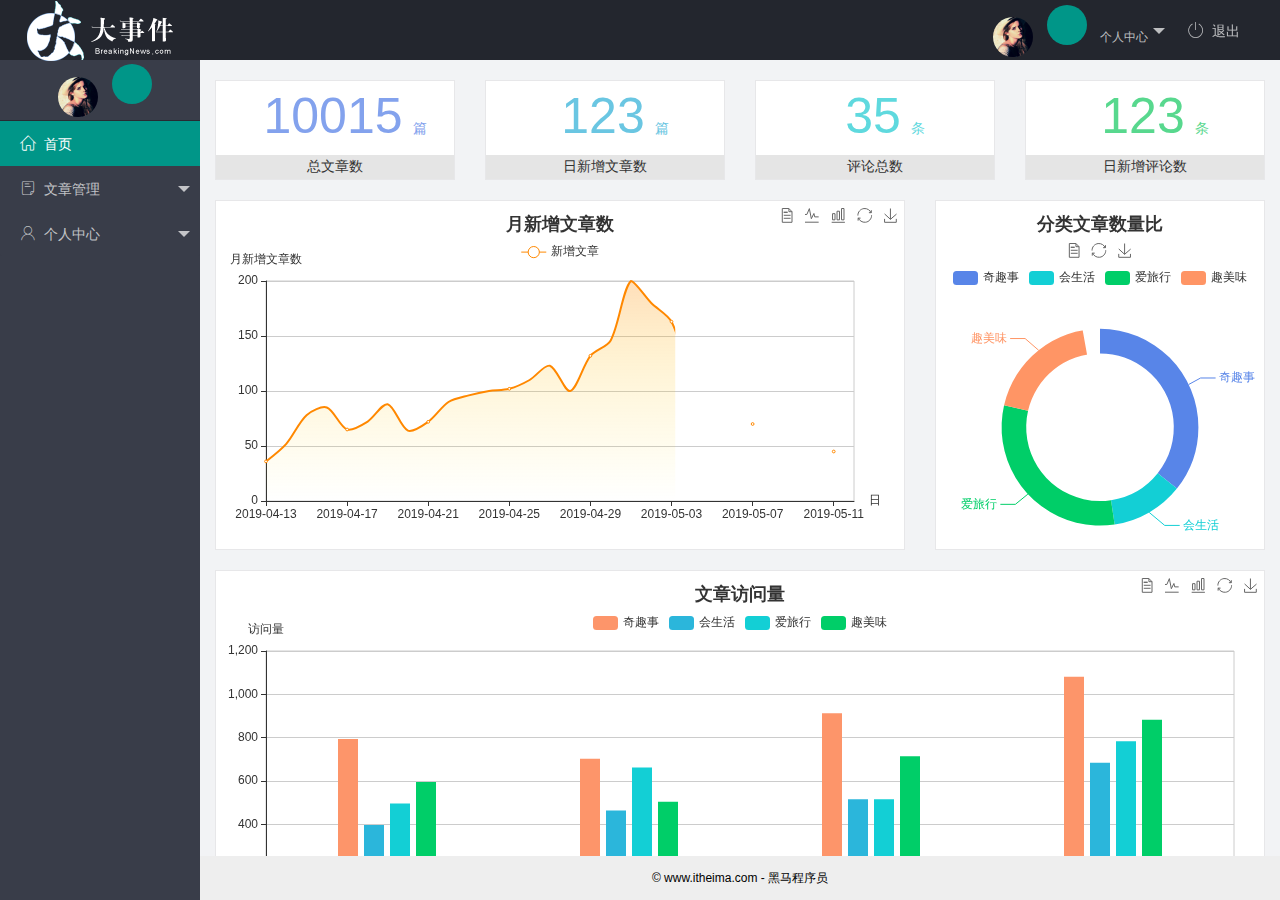
<file: index.html>
<!DOCTYPE html>
<html lang="en">

<head>
    <meta charset="UTF-8">
    <meta name="viewport" content="width=device-width, initial-scale=1.0">
    <title>大事件后台</title>
    <!-- 导入css文件 -->
    <link rel="stylesheet" href="/assets/lib/layui/css/layui.css">
    <link rel="stylesheet" href="/assets/fonts/iconfont.css">
    <link rel="stylesheet" href="/assets/css/index.css">
</head>

<body class="layui-layout-body">
    <div class="layui-layout layui-layout-admin">
        <!-- 头部区域 -->
        <div class="layui-header">
            <div class="layui-logo"><img src="/assets/images/logo.png" alt=""></div>
            <ul class="layui-nav layui-layout-right">
                <li class="layui-nav-item">
                    <a href="javascript:;" class="userinfo">
                        <img src="/assets/images/sample.jpg" class="layui-nav-img">
                        <span class="text-avatar"></span>
                        个人中心
                    </a>
                    <dl class="layui-nav-child">
                        <dd><a href="/user/user_info.html" target="fm">基本资料</a></dd>
                        <dd><a href="/user/user_avatar.html" target="fm">更换头像</a></dd>
                        <dd><a href="/user/user_pwd.html" target="fm">重置密码</a></dd>
                    </dl>
                </li>
                <li class="layui-nav-item"><a href="javascript:;" id="btnreturn"><span
                            class="iconfont icon-tuichu"></span>退出</a></li>
            </ul>
        </div>
        <!-- 左侧导航区域 -->
        <div class="layui-side layui-bg-black">
            <div class="layui-side-scroll">
                <div class="userinfo">
                    <img src="/assets/images/sample.jpg" class="layui-nav-img">
                    <span class="text-avatar"></span>
                    <span id="welcome"></span>
                </div>
                <ul class="layui-nav layui-nav-tree" lay-shrink="all">
                    <li class="layui-nav-item layui-this ">
                        <a class="" href="/home/dashboard.html" target="fm"><span
                                class="iconfont icon-home"></span>首页</a>
                    </li>
                    <li class="layui-nav-item">
                        <a href="javascript:;"><span class="iconfont icon-16"></span>文章管理</a>
                        <dl class="layui-nav-child child-dd">
                            <dd><a href="/article/art_cate.html" target="fm"><i class="layui-icon layui-icon-app"></i>文章类别</a></dd>
                            <dd><a href="/article/art_list.html" target="fm"><i class="layui-icon layui-icon-app"></i>文章列表</a></dd>
                            <dd><a href="/article/art_pub.html" target="fm"><i class="layui-icon layui-icon-app"></i>发布文章</a></dd>
                        </dl>
                    </li>
                    <li class="layui-nav-item">
                        <a href="javascript:;"><span class="iconfont icon-user"></span>个人中心</a>
                        <dl class="layui-nav-child">
                            <dd><a href="/user/user_info.html" target="fm"><i class="layui-icon layui-icon-app"></i>基本资料</a></dd>
                            <dd><a href="/user/user_avatar.html" target="fm"><i class="layui-icon layui-icon-app"></i>更换头像</a></dd>
                            <dd><a href="/user/user_pwd.html" target="fm"><i class="layui-icon layui-icon-app"></i>重置密码</a></dd>
                        </dl>
                    </li>
                </ul>
            </div>
        </div>
        <!-- 内容主体区域 -->
        <div class="layui-body">
            <iframe src="/home/dashboard.html" name="fm" frameborder="0"></iframe>
        </div>
        <!-- 底部固定区域 -->
        <div class="layui-footer center"> © www.itheima.com - 黑马程序员 </div>
    </div>
    <!-- 导入js文件 -->
    <script src="/assets/lib/layui/layui.all.js"></script>
    <script src="/assets/lib/jquery.js"></script>
    <script src="/assets/js/baseAPI.js"></script>
    <script src="/assets/js/index.js"></script>
</body>

</html>
</file>
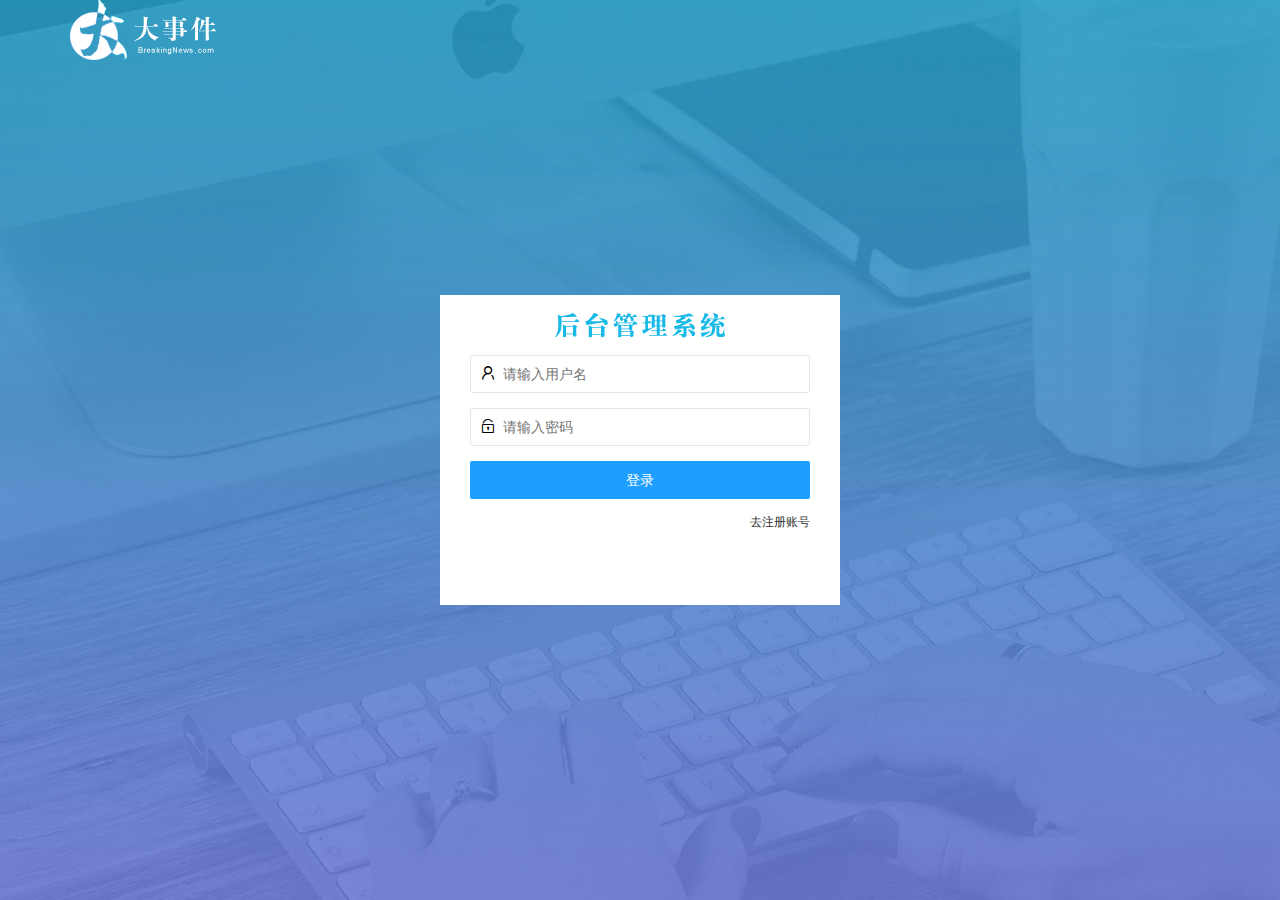
<file: login.html>
<!DOCTYPE html>
<html lang="en">

<head>
    <meta charset="UTF-8">
    <meta name="viewport" content="width=device-width, initial-scale=1.0">
    <title>大事件-登入/注册</title>
    <link rel="stylesheet" href="/assets/lib/layui/css/layui.css">
    <link rel="stylesheet" href="/assets/css/login.css">
    <script src="/assets/lib/layui/layui.all.js"></script>
    <script src="/assets/lib/jquery.js"></script>
    <script src="/assets/js/baseAPI.js"></script>
    <script src="/assets/js/login.js"></script>
</head>

<body>
    <!-- 头部logo样式 -->
    <div class="layui-main">
        <img src="/assets/images/logo.png" alt="">
    </div>
    <!-- 登录注册区域 -->
    <div class="loginAndRegBox">
        <!-- 标题 -->
        <div class="title-box"></div>

        <form class="layui-form login-box" action="" id="form_login">
            <!-- 登录账户 -->
            <div class="layui-form-item">
                <i class="layui-icon layui-icon-username"></i>
                <input type="text" name="username" required lay-verify="required" placeholder="请输入用户名"
                    autocomplete="off" class="layui-input ">
            </div>
            <!-- 密码 -->
            <div class="layui-form-item">
                <i class="layui-icon layui-icon-password"></i>
                <input type="password" name="password" required lay-verify="required|pwd" placeholder="请输入密码"
                    autocomplete="off" class="layui-input">
            </div>
            <!-- 提交按钮 -->
            <div class="layui-form-item">
                <button class="layui-btn layui-btn-normal layui-btn-fluid" lay-submit lay-filter="formDemo">登录</button>
            </div>
            <!-- 切换到注册页面 -->
            <div class="layui-form-item link"><a href="JavaScript:;" id="login">去注册账号</a></div>
        </form>

        <!-- 注册页面表单 -->
        <form class="layui-form reg-box" action="" id="form_reg">
            <!-- 登录账户 -->
            <div class="layui-form-item">
                <i class="layui-icon layui-icon-username"></i>
                <input type="text" name="username" required lay-verify="required" placeholder="请输入用户名"
                    autocomplete="off" class="layui-input ">
            </div>
            <!-- 密码 -->
            <div class="layui-form-item">
                <i class="layui-icon layui-icon-password"></i>
                <input type="password" name="password" required lay-verify="required|pwd" placeholder="请输入密码"
                    autocomplete="off" class="layui-input">
            </div>
            <div class="layui-form-item">
                <i class="layui-icon layui-icon-password"></i>
                <input type="password" name="repassword" required lay-verify="required|pwd|repwd" placeholder="请确认输入密码"
                    autocomplete="off" class="layui-input">
            </div>
            <!-- 提交按钮 -->
            <div class="layui-form-item">
                <button class="layui-btn layui-btn-normal layui-btn-fluid" lay-submit
                    lay-filter="formDemo">立即提交</button>
            </div>
            <!-- 切换到注册页面 -->
            <div class="layui-form-item link"><a href="JavaScript:;" id="reg">去登录</a></div>
        </form>
    </div>



</body>

</html>
</file>
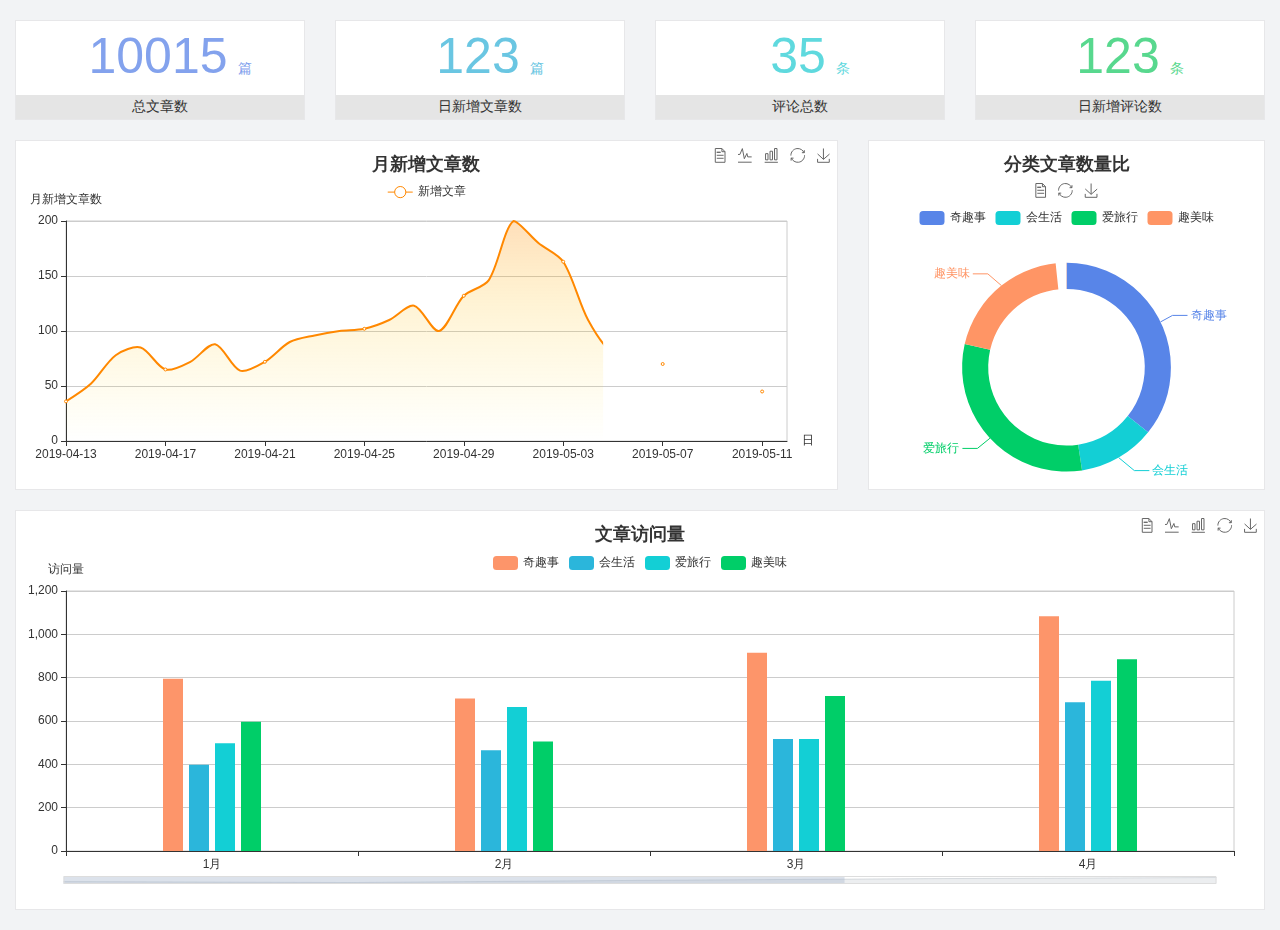
<file: home/dashboard.html>
<!DOCTYPE html>
<html lang="en">

<head>
  <meta charset="UTF-8">
  <meta name="viewport" content="width=device-width, initial-scale=1.0">
  <meta http-equiv="X-UA-Compatible" content="ie=edge">
  <title>图表统计</title>
  <link rel="stylesheet" href="../../assets/lib/bootstrap.css" />
  <link rel="stylesheet" href="../../assets/lib/main.css" />
  <script src="../../assets/lib/jquery.js"></script>
  <script type="text/javascript" src="../../assets/lib/echarts.min.js"></script>
</head>

<body>
  <div class="container-fluid">
    <div class="row spannel_list">
      <div class="col-sm-3 col-xs-6">
        <div class="spannel">
          <em>10015</em><span>篇</span>
          <b>总文章数</b>
        </div>
      </div>
      <div class="col-sm-3 col-xs-6">
        <div class="spannel scolor01">
          <em>123</em><span>篇</span>
          <b>日新增文章数</b>
        </div>
      </div>
      <div class="col-sm-3 col-xs-6">
        <div class="spannel scolor02">
          <em>35</em><span>条</span>
          <b>评论总数</b>
        </div>
      </div>
      <div class="col-sm-3 col-xs-6">
        <div class="spannel scolor03">
          <em>123</em><span>条</span>
          <b>日新增评论数</b>
        </div>
      </div>
    </div>
  </div>

  <div class="container-fluid">
    <div class="row curve-pie">
      <div class="col-lg-8 col-md-8">
        <div class="gragh_pannel" id="curve_show"></div>
      </div>
      <div class="col-lg-4 col-md-4">
        <div class="gragh_pannel" id="pie_show"></div>
      </div>
    </div>
  </div>

  <div class="container-fluid">
    <div class="column_pannel" id="column_show"></div>
  </div>

  <script>
    var oChart = echarts.init(document.getElementById('curve_show'));
    var aList_all = [
      { 'count': 36, 'date': '2019-04-13' },
      { 'count': 52, 'date': '2019-04-14' },
      { 'count': 78, 'date': '2019-04-15' },
      { 'count': 85, 'date': '2019-04-16' },
      { 'count': 65, 'date': '2019-04-17' },
      { 'count': 72, 'date': '2019-04-18' },
      { 'count': 88, 'date': '2019-04-19' },
      { 'count': 64, 'date': '2019-04-20' },
      { 'count': 72, 'date': '2019-04-21' },
      { 'count': 90, 'date': '2019-04-22' },
      { 'count': 96, 'date': '2019-04-23' },
      { 'count': 100, 'date': '2019-04-24' },
      { 'count': 102, 'date': '2019-04-25' },
      { 'count': 110, 'date': '2019-04-26' },
      { 'count': 123, 'date': '2019-04-27' },
      { 'count': 100, 'date': '2019-04-28' },
      { 'count': 132, 'date': '2019-04-29' },
      { 'count': 146, 'date': '2019-04-30' },
      { 'count': 200, 'date': '2019-05-01' },
      { 'count': 180, 'date': '2019-05-02' },
      { 'count': 163, 'date': '2019-05-03' },
      { 'count': 110, 'date': '2019-05-04' },
      { 'count': 80, 'date': '2019-05-05' },
      { 'count': 82, 'date': '2019-05-06' },
      { 'count': 70, 'date': '2019-05-07' },
      { 'count': 65, 'date': '2019-05-08' },
      { 'count': 54, 'date': '2019-05-09' },
      { 'count': 40, 'date': '2019-05-10' },
      { 'count': 45, 'date': '2019-05-11' },
      { 'count': 38, 'date': '2019-05-12' },
    ];

    let aCount = [];
    let aDate = [];

    for (var i = 0; i < aList_all.length; i++) {
      aCount.push(aList_all[i].count);
      aDate.push(aList_all[i].date);
    }

    var chartopt = {
      title: {
        text: '月新增文章数',
        left: 'center',
        top: '10'
      },
      tooltip: {
        trigger: 'axis'
      },
      legend: {
        data: ['新增文章'],
        top: '40'
      },
      toolbox: {
        show: true,
        feature: {
          mark: { show: true },
          dataView: { show: true, readOnly: false },
          magicType: { show: true, type: ['line', 'bar'] },
          restore: { show: true },
          saveAsImage: { show: true }
        }
      },
      calculable: true,
      xAxis: [
        {
          name: '日',
          type: 'category',
          boundaryGap: false,
          data: aDate
        }
      ],
      yAxis: [
        {
          name: '月新增文章数',
          type: 'value'
        }
      ],
      series: [
        {
          name: '新增文章',
          type: 'line',
          smooth: true,
          itemStyle: { normal: { areaStyle: { type: 'default' }, color: '#f80' }, lineStyle: { color: '#f80' } },
          data: aCount
        }],
      areaStyle: {
        normal: {
          color: new echarts.graphic.LinearGradient(0, 0, 0, 1, [{
            offset: 0,
            color: 'rgba(255,136,0,0.39)'
          }, {
            offset: .34,
            color: 'rgba(255,180,0,0.25)'
          }, {
            offset: 1,
            color: 'rgba(255,222,0,0.00)'
          }])

        }
      },
      grid: {
        show: true,
        x: 50,
        x2: 50,
        y: 80,
        height: 220
      }
    };

    oChart.setOption(chartopt);


    var oPie = echarts.init(document.getElementById('pie_show'));
    var oPieopt =
    {
      title: {
        top: 10,
        text: '分类文章数量比',
        x: 'center'
      },
      tooltip: {
        trigger: 'item',
        formatter: "{a} <br/>{b} : {c} ({d}%)"
      },
      color: ['#5885e8', '#13cfd5', '#00ce68', '#ff9565'],
      legend: {
        x: 'center',
        top: 65,
        data: ['奇趣事', '会生活', '爱旅行', '趣美味']
      },
      toolbox: {
        show: true,
        x: 'center',
        top: 35,
        feature: {
          mark: { show: true },
          dataView: { show: true, readOnly: false },
          magicType: {
            show: true,
            type: ['pie', 'funnel'],
            option: {
              funnel: {
                x: '25%',
                width: '50%',
                funnelAlign: 'left',
                max: 1548
              }
            }
          },
          restore: { show: true },
          saveAsImage: { show: true }
        }
      },
      calculable: true,
      series: [
        {
          name: '访问来源',
          type: 'pie',
          radius: ['45%', '60%'],
          center: ['50%', '65%'],
          data: [
            { value: 300, name: '奇趣事' },
            { value: 100, name: '会生活' },
            { value: 260, name: '爱旅行' },
            { value: 180, name: '趣美味' }
          ]
        }
      ]
    };
    oPie.setOption(oPieopt);



    var oColumn = this.echarts.init(document.getElementById('column_show'));
    var oColumnopt =
    {
      title: {
        text: '文章访问量',
        left: 'center',
        top: '10'
      },
      tooltip: {
        trigger: 'axis'
      },
      legend: {
        data: ['奇趣事', '会生活', '爱旅行', '趣美味'],
        top: '40'
      },
      toolbox: {
        show: true,
        feature: {
          mark: { show: true },
          dataView: { show: true, readOnly: false },
          magicType: { show: true, type: ['line', 'bar'] },
          restore: { show: true },
          saveAsImage: { show: true }
        }
      },
      calculable: true,
      xAxis: [
        {
          type: 'category',
          data: ['1月', '2月', '3月', '4月', '5月']
        }
      ],
      yAxis: [
        {
          name: '访问量',
          type: 'value'
        }
      ],
      series: [
        {
          name: '奇趣事',
          type: 'bar',
          barWidth: 20,
          itemStyle: {
            normal: { areaStyle: { type: 'default' }, color: '#fd956a' }
          },
          data: [800, 708, 920, 1090, 1200]
        },
        {
          name: '会生活',
          type: 'bar',
          barWidth: 20,
          itemStyle: {
            normal: { areaStyle: { type: 'default' }, color: '#2bb6db' }
          },
          data: [400, 468, 520, 690, 800]
        },
        {
          name: '爱旅行',
          type: 'bar',
          barWidth: 20,
          itemStyle: {
            normal: { areaStyle: { type: 'default' }, color: '#13cfd5' }
          },
          data: [500, 668, 520, 790, 900]
        },
        {
          name: '趣美味',
          type: 'bar',
          barWidth: 20,
          itemStyle: {
            normal: { areaStyle: { type: 'default' }, color: '#00ce68' }
          },
          data: [600, 508, 720, 890, 1000]
        }
      ],
      grid: {
        show: true,
        x: 50,
        x2: 30,
        y: 80,
        height: 260
      },
      dataZoom: [//给x轴设置滚动条
        {
          start: 0,//默认为0
          end: 100 - 1000 / 31,//默认为100
          type: 'slider',
          show: true,
          xAxisIndex: [0],
          handleSize: 0,//滑动条的 左右2个滑动条的大小
          height: 8,//组件高度
          left: 45, //左边的距离
          right: 50,//右边的距离
          bottom: 26,//右边的距离
          handleColor: '#ddd',//h滑动图标的颜色
          handleStyle: {
            borderColor: "#cacaca",
            borderWidth: "1",
            shadowBlur: 2,
            background: "#ddd",
            shadowColor: "#ddd",
          }
        }]
    };
    oColumn.setOption(oColumnopt);
  </script>
</body>

</html>
</file>
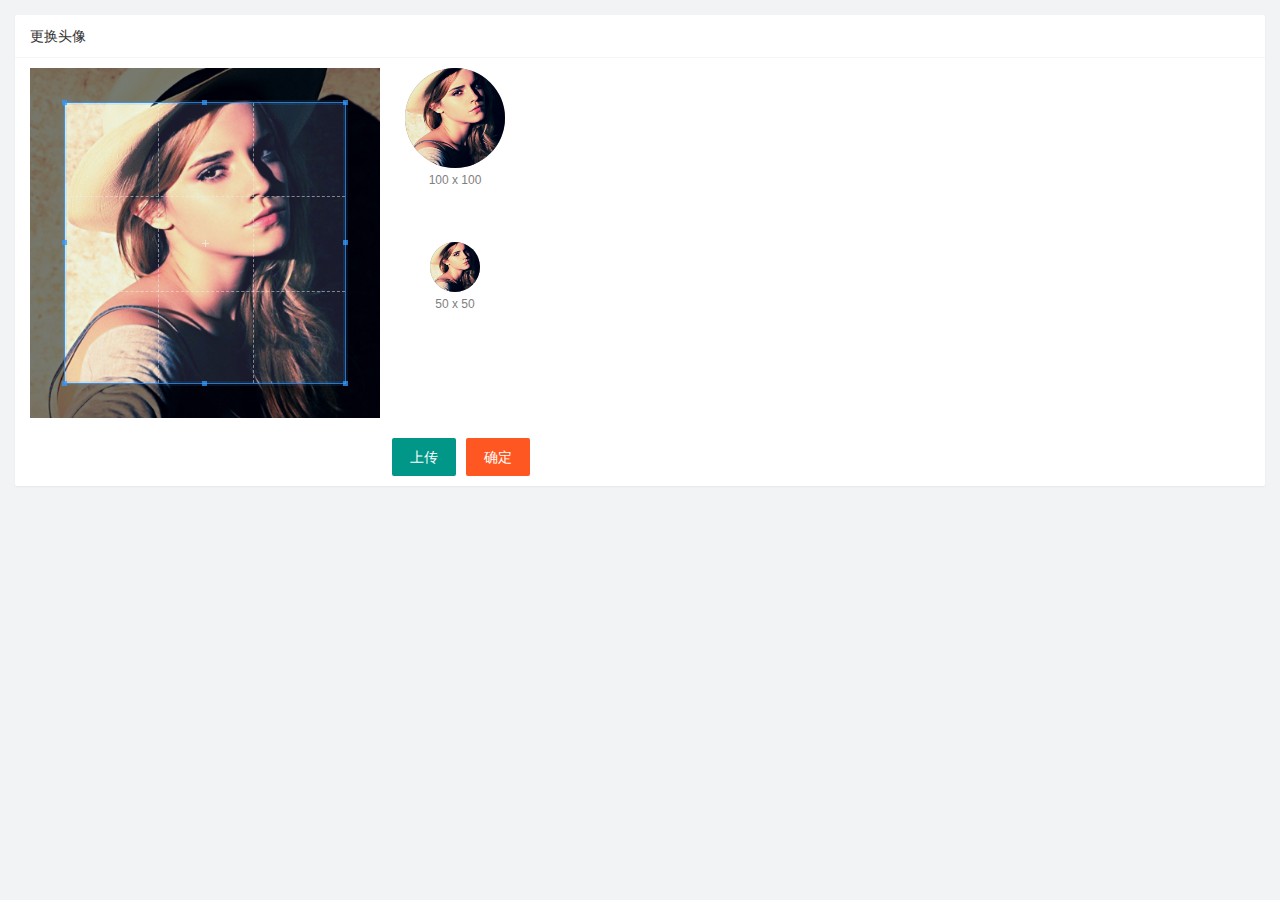
<file: user/user_avatar.html>
<!DOCTYPE html>
<html lang="en">

<head>
    <meta charset="UTF-8">
    <meta name="viewport" content="width=device-width, initial-scale=1.0">
    <title>Document</title>
    <link rel="stylesheet" href="/assets/lib/layui/css/layui.css">
    <link rel="stylesheet" href="/assets/lib/cropper/cropper.css" />
    <link rel="stylesheet" href="/assets/css/user/user_avatar.css">
</head>

<body>
    <div class="layui-card">
        <div class="layui-card-header">更换头像</div>
        <div class="layui-card-body">
            <!-- 第一行的图片裁剪和预览区域 -->
            <div class="row1">
                <!-- 图片裁剪区域 -->
                <div class="cropper-box">
                    <!-- 这个 img 标签很重要，将来会把它初始化为裁剪区域 -->
                    <img id="image" src="/assets/images/sample.jpg" />
                </div>
                <!-- 图片的预览区域 -->
                <div class="preview-box">
                    <div>
                        <!-- 宽高为 100px 的预览区域 -->
                        <div class="img-preview w100"></div>
                        <p class="size">100 x 100</p>
                    </div>
                    <div>
                        <!-- 宽高为 50px 的预览区域 -->
                        <div class="img-preview w50"></div>
                        <p class="size">50 x 50</p>
                    </div>
                </div>
            </div>

            <!-- 第二行的按钮区域 -->
            <div class="row2">
                <!-- 限制只能选择图片样式 -->
                <input type="file" id="file" accept="image/png,image/jpeg"/>
                <button type="button" class="layui-btn" id ="btnChooseImage">上传</button>
                <button type="button" class="layui-btn layui-btn-danger"id="btnUpload">确定</button>
            </div>
        </div>
    </div>

    <script src="/assets/lib/layui/layui.all.js"></script>
    <script src="/assets/lib/jquery.js"></script>
    <script src="/assets/lib/cropper/Cropper.js"></script>
    <script src="/assets/lib/cropper/jquery-cropper.js"></script>
    <script src="/assets/js/baseAPI.js"></script>
    <script src="/assets/js/user/user_avatar.js"></script>
</body>

</html>
</file>
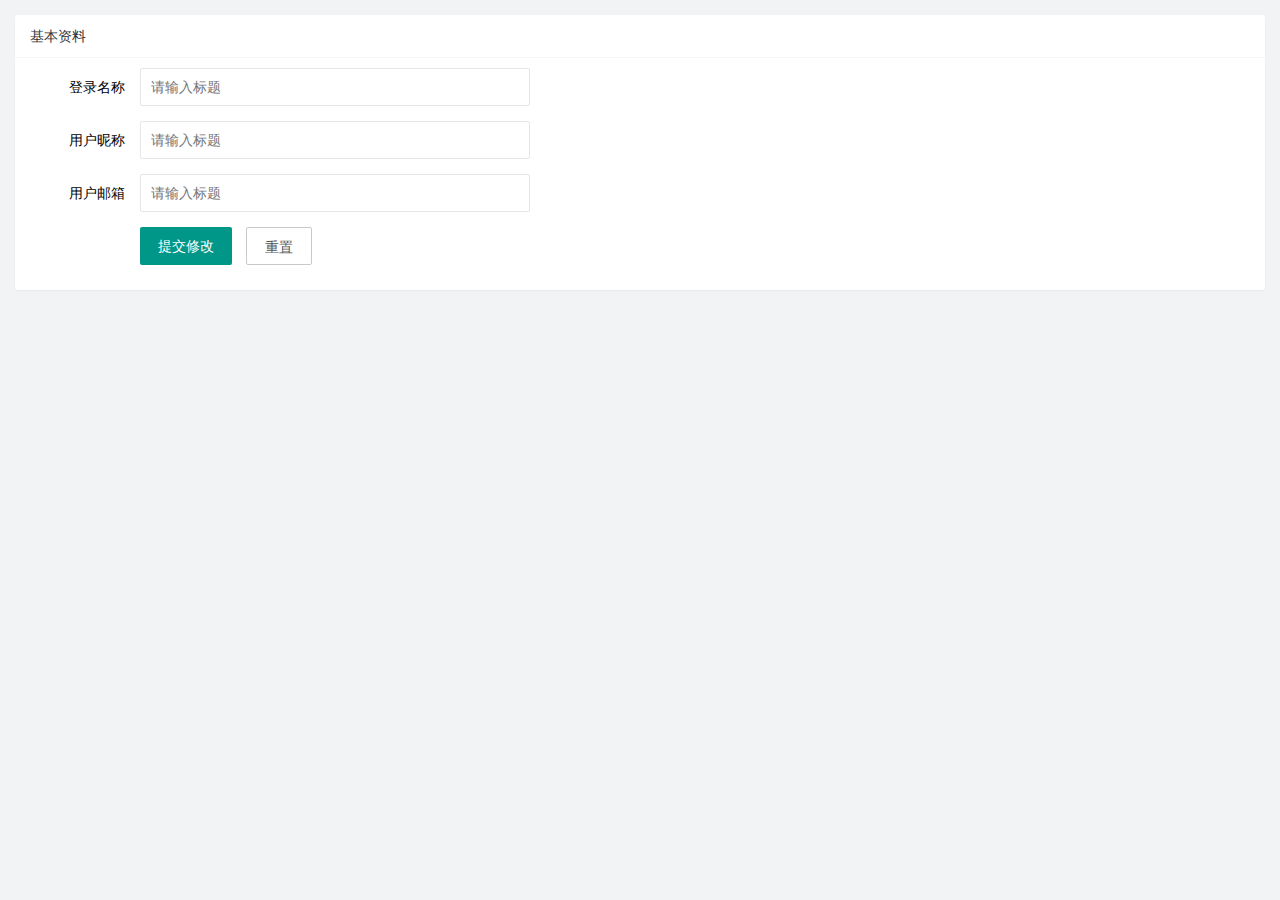
<file: user/user_info.html>
<!DOCTYPE html>
<html lang="en">

<head>
    <meta charset="UTF-8">
    <meta name="viewport" content="width=device-width, initial-scale=1.0">
    <title>Document</title>
    <link rel="stylesheet" href="/assets/lib/layui/css/layui.css">
    <link rel="stylesheet" href="/assets/css/user/user_info.css">
</head>

<body>
    <div class="layui-card">
        <div class="layui-card-header">基本资料</div>
        <div class="layui-card-body">

            <form class="layui-form" lay-filter="formuserInfo">
                <!-- 创建一个隐藏域 -->
                <input type="hidden" name="id">

                <div class="layui-form-item">
                    <label class="layui-form-label">登录名称</label>
                    <div class="layui-input-block">
                        <input type="text" name="username" required lay-verify="required" placeholder="请输入标题"
                            autocomplete="off" class="layui-input" readonly >
                    </div>
                </div>
                <div class="layui-form-item">
                    <label class="layui-form-label">用户昵称</label>
                    <div class="layui-input-block">
                        <input type="text" name="nickname" required lay-verify="required|nickname" placeholder="请输入标题"
                            autocomplete="off" class="layui-input">
                    </div>
                </div>
                <div class="layui-form-item">
                    <label class="layui-form-label">用户邮箱</label>
                    <div class="layui-input-block">
                        <input type="text" name="email" required lay-verify="required|email" placeholder="请输入标题"
                            autocomplete="off" class="layui-input" >
                    </div>
                </div>

                <div class="layui-form-item">
                    <div class="layui-input-block">
                        <button class="layui-btn" lay-submit lay-filter="formDemo" >提交修改</button>
                        <button type="reset" class="layui-btn layui-btn-primary"id="btnreset">重置</button>
                    </div>
                </div>
            </form>

        </div>
    </div>
    <script src="/assets/lib/layui/layui.all.js"></script>
    <script src="/assets/lib/jquery.js"></script>
    <script src="/assets/js/baseAPI.js"></script>
    <script src="/assets/js/user/user_info.js"></script>
</body>

</html>
</file>
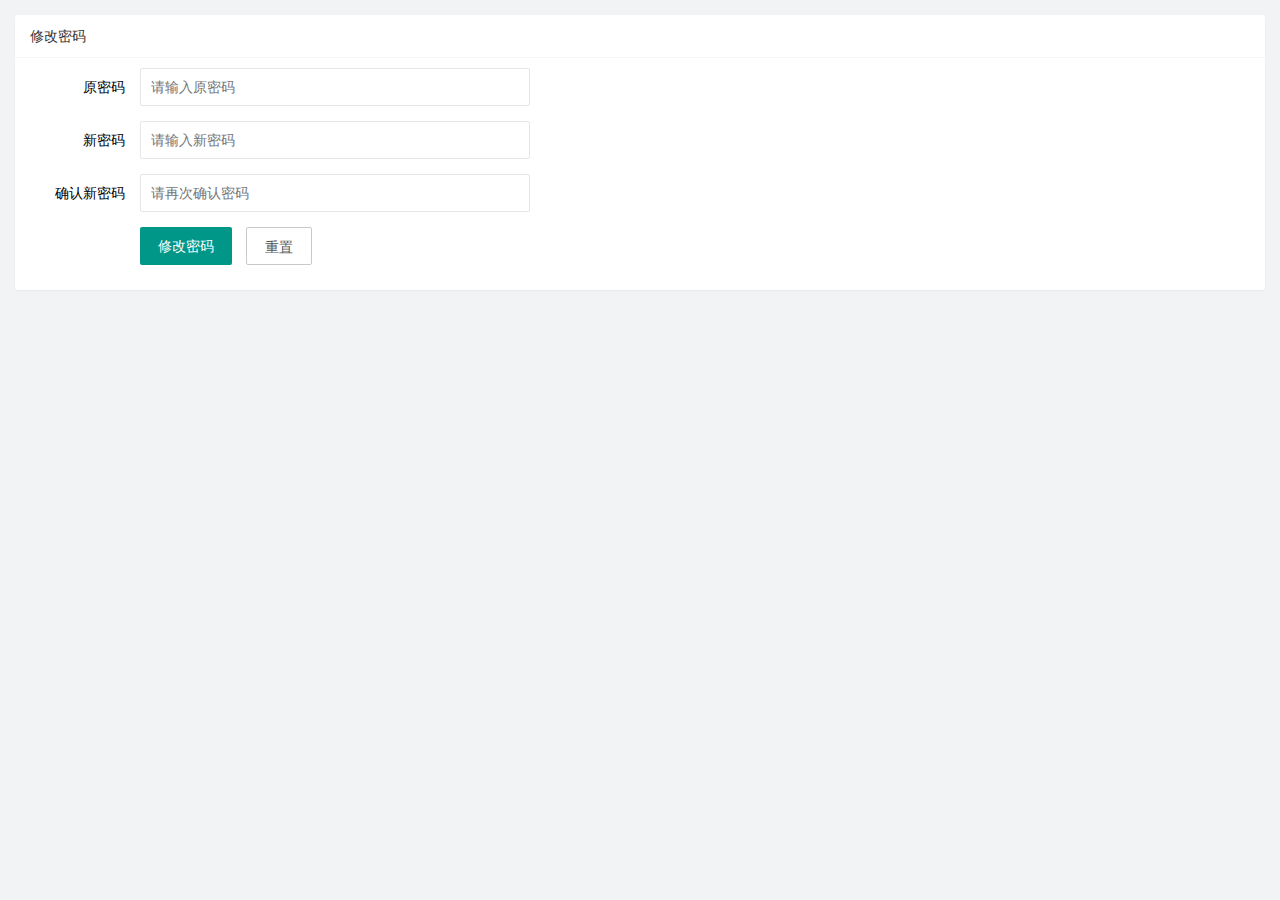
<file: user/user_pwd.html>
<!DOCTYPE html>
<html lang="en">
  <head>
    <meta charset="UTF-8" />
    <meta name="viewport" content="width=device-width, initial-scale=1.0" />
    <title>Document</title>
    <link rel="stylesheet" href="/assets/lib/layui/css/layui.css" />
    <link rel="stylesheet" href="/assets/css/user/user_pwd.css" />
  </head>
  <body>
    <!-- 卡片区域 -->
    <div class="layui-card">
      <div class="layui-card-header">修改密码</div>
      <div class="layui-card-body">
        <form class="layui-form">
          <div class="layui-form-item">
            <label class="layui-form-label">原密码</label>
            <div class="layui-input-block">
              <input type="password" name="oldPwd" required lay-verify="required|pwd" placeholder="请输入原密码" autocomplete="off" class="layui-input" />
            </div>
          </div>
          <div class="layui-form-item">
            <label class="layui-form-label">新密码</label>
            <div class="layui-input-block">
              <input type="password" name="newPwd" required lay-verify="required|pwd|samePwd" placeholder="请输入新密码" autocomplete="off" class="layui-input" />
            </div>
          </div>
          <div class="layui-form-item">
            <label class="layui-form-label">确认新密码</label>
            <div class="layui-input-block">
              <input type="password" name="rePwd" required lay-verify="required|pwd|rePwd" placeholder="请再次确认密码" autocomplete="off" class="layui-input" />
            </div>
          </div>
          <div class="layui-form-item">
            <div class="layui-input-block">
              <button class="layui-btn" lay-submit lay-filter="formDemo">修改密码</button>
              <button type="reset" class="layui-btn layui-btn-primary">重置</button>
            </div>
          </div>
        </form>
      </div>
    </div>

    <!-- 导入 layui 的 js -->
    <script src="/assets/lib/layui/layui.all.js"></script>
    <!-- 导入 jQuery -->
    <script src="/assets/lib/jquery.js"></script>
    <!-- 导入 baseAPI -->
    <script src="/assets/js/baseAPI.js"></script>
    <!-- 导入自己的 js -->
    <script src="/assets/js/user/user_pwd.js"></script>
  </body>
</html>
</file>
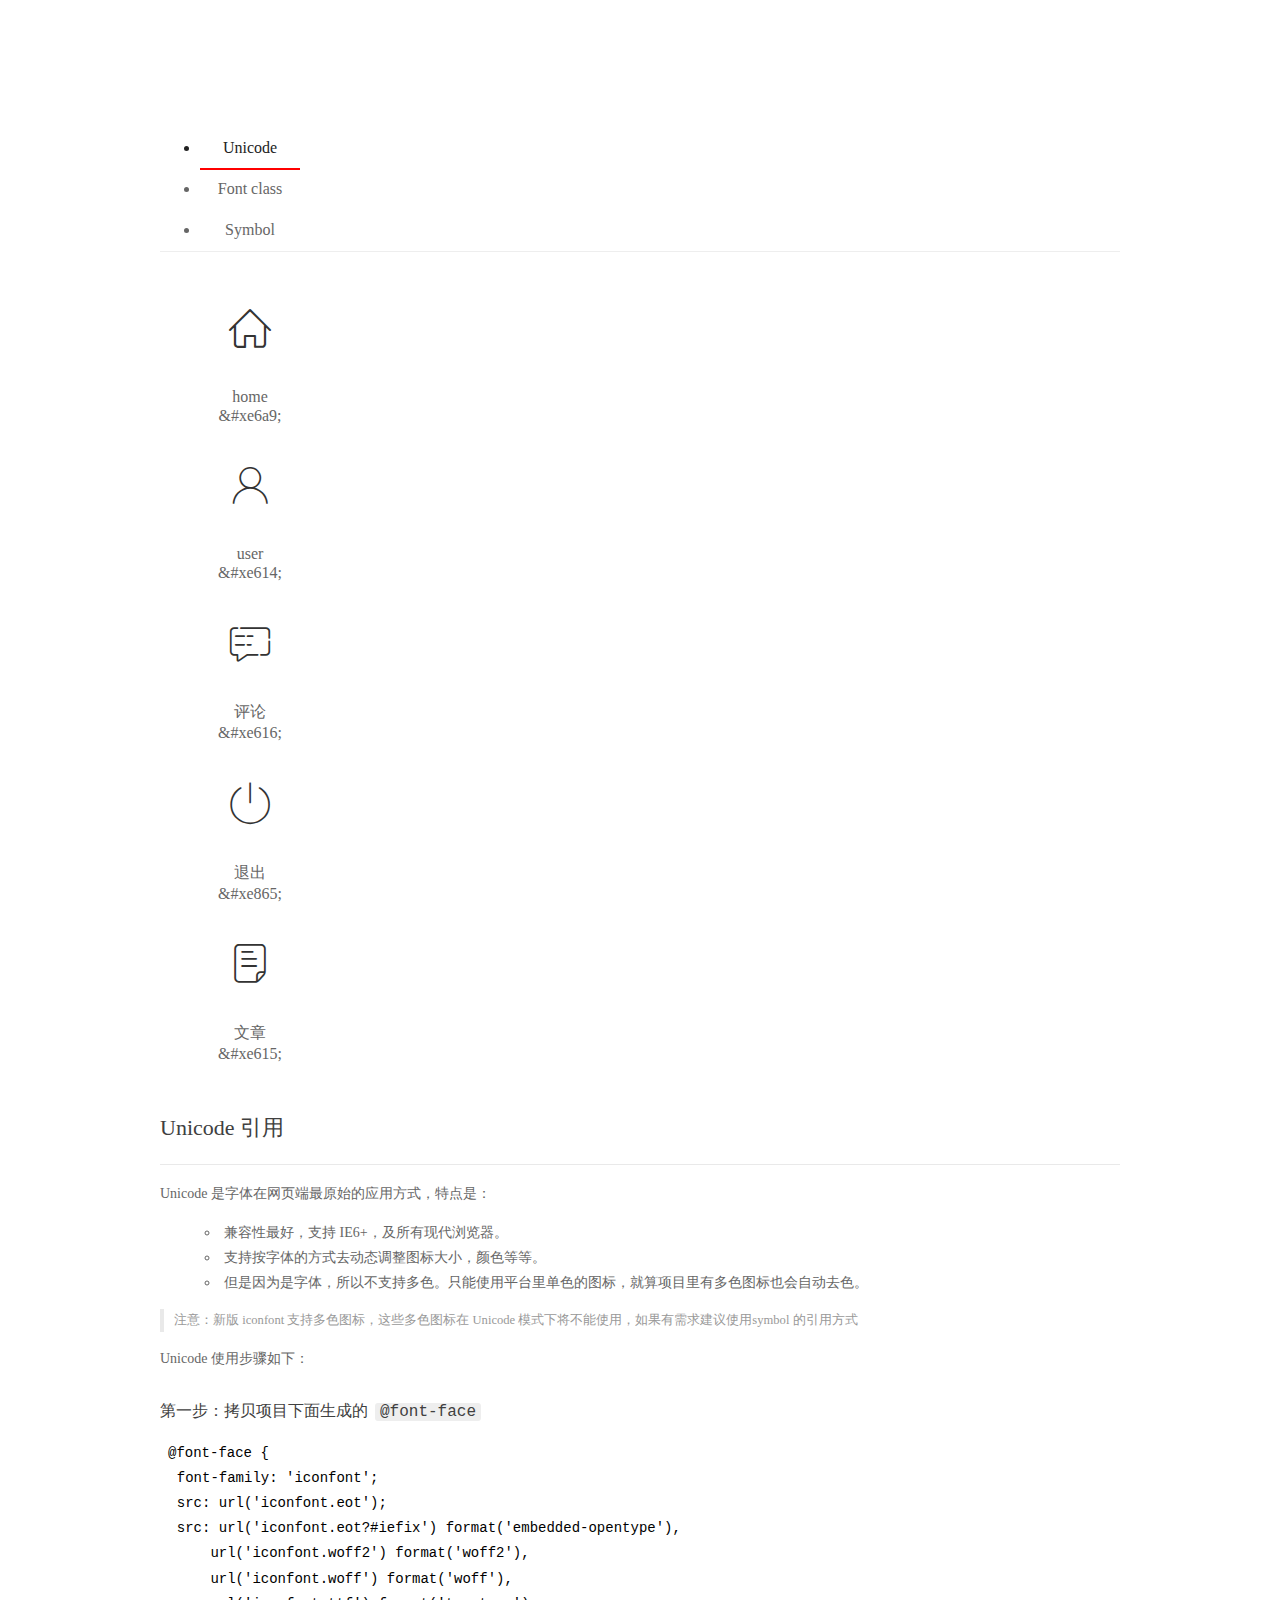
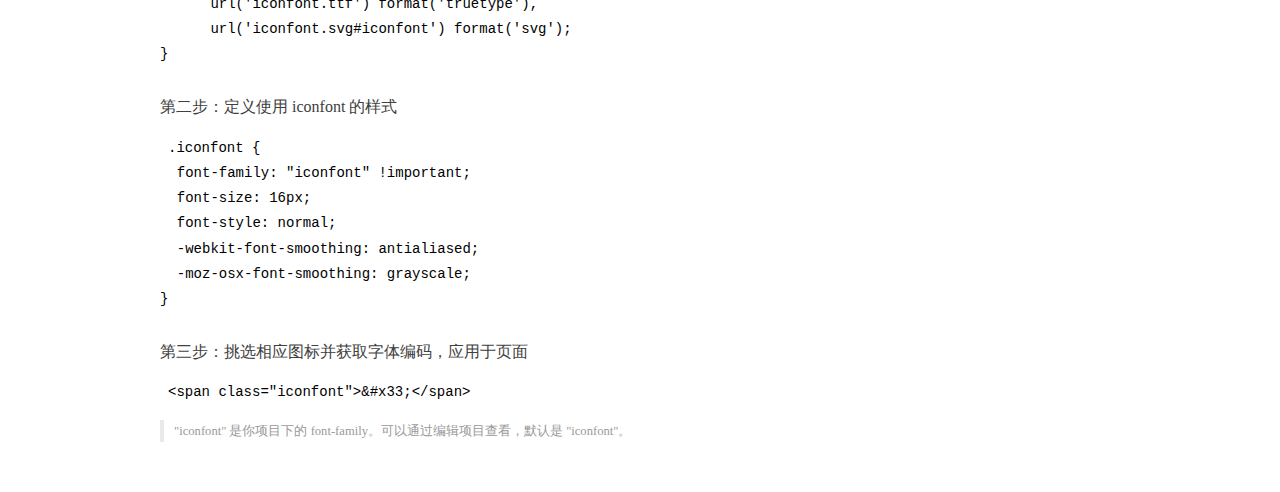
<file: assets/fonts/demo_index.html>
<!DOCTYPE html>
<html>
<head>
  <meta charset="utf-8"/>
  <title>IconFont Demo</title>
  <link rel="shortcut icon" href="https://gtms04.alicdn.com/tps/i4/TB1_oz6GVXXXXaFXpXXJDFnIXXX-64-64.ico" type="image/x-icon"/>
  <link rel="stylesheet" href="https://g.alicdn.com/thx/cube/1.3.2/cube.min.css">
  <link rel="stylesheet" href="demo.css">
  <link rel="stylesheet" href="iconfont.css">
  <script src="iconfont.js"></script>
  <!-- jQuery -->
  <script src="https://a1.alicdn.com/oss/uploads/2018/12/26/7bfddb60-08e8-11e9-9b04-53e73bb6408b.js"></script>
  <!-- 代码高亮 -->
  <script src="https://a1.alicdn.com/oss/uploads/2018/12/26/a3f714d0-08e6-11e9-8a15-ebf944d7534c.js"></script>
</head>
<body>
  <div class="main">
    <h1 class="logo"><a href="https://www.iconfont.cn/" title="iconfont 首页" target="_blank">&#xe86b;</a></h1>
    <div class="nav-tabs">
      <ul id="tabs" class="dib-box">
        <li class="dib active"><span>Unicode</span></li>
        <li class="dib"><span>Font class</span></li>
        <li class="dib"><span>Symbol</span></li>
      </ul>
      
    </div>
    <div class="tab-container">
      <div class="content unicode" style="display: block;">
          <ul class="icon_lists dib-box">
          
            <li class="dib">
              <span class="icon iconfont">&#xe6a9;</span>
                <div class="name">home</div>
                <div class="code-name">&amp;#xe6a9;</div>
              </li>
          
            <li class="dib">
              <span class="icon iconfont">&#xe614;</span>
                <div class="name">user</div>
                <div class="code-name">&amp;#xe614;</div>
              </li>
          
            <li class="dib">
              <span class="icon iconfont">&#xe616;</span>
                <div class="name">评论</div>
                <div class="code-name">&amp;#xe616;</div>
              </li>
          
            <li class="dib">
              <span class="icon iconfont">&#xe865;</span>
                <div class="name">退出</div>
                <div class="code-name">&amp;#xe865;</div>
              </li>
          
            <li class="dib">
              <span class="icon iconfont">&#xe615;</span>
                <div class="name">文章</div>
                <div class="code-name">&amp;#xe615;</div>
              </li>
          
          </ul>
          <div class="article markdown">
          <h2 id="unicode-">Unicode 引用</h2>
          <hr>

          <p>Unicode 是字体在网页端最原始的应用方式，特点是：</p>
          <ul>
            <li>兼容性最好，支持 IE6+，及所有现代浏览器。</li>
            <li>支持按字体的方式去动态调整图标大小，颜色等等。</li>
            <li>但是因为是字体，所以不支持多色。只能使用平台里单色的图标，就算项目里有多色图标也会自动去色。</li>
          </ul>
          <blockquote>
            <p>注意：新版 iconfont 支持多色图标，这些多色图标在 Unicode 模式下将不能使用，如果有需求建议使用symbol 的引用方式</p>
          </blockquote>
          <p>Unicode 使用步骤如下：</p>
          <h3 id="-font-face">第一步：拷贝项目下面生成的 <code>@font-face</code></h3>
<pre><code class="language-css"
>@font-face {
  font-family: 'iconfont';
  src: url('iconfont.eot');
  src: url('iconfont.eot?#iefix') format('embedded-opentype'),
      url('iconfont.woff2') format('woff2'),
      url('iconfont.woff') format('woff'),
      url('iconfont.ttf') format('truetype'),
      url('iconfont.svg#iconfont') format('svg');
}
</code></pre>
          <h3 id="-iconfont-">第二步：定义使用 iconfont 的样式</h3>
<pre><code class="language-css"
>.iconfont {
  font-family: "iconfont" !important;
  font-size: 16px;
  font-style: normal;
  -webkit-font-smoothing: antialiased;
  -moz-osx-font-smoothing: grayscale;
}
</code></pre>
          <h3 id="-">第三步：挑选相应图标并获取字体编码，应用于页面</h3>
<pre>
<code class="language-html"
>&lt;span class="iconfont"&gt;&amp;#x33;&lt;/span&gt;
</code></pre>
          <blockquote>
            <p>"iconfont" 是你项目下的 font-family。可以通过编辑项目查看，默认是 "iconfont"。</p>
          </blockquote>
          </div>
      </div>
      <div class="content font-class">
        <ul class="icon_lists dib-box">
          
          <li class="dib">
            <span class="icon iconfont icon-home"></span>
            <div class="name">
              home
            </div>
            <div class="code-name">.icon-home
            </div>
          </li>
          
          <li class="dib">
            <span class="icon iconfont icon-user"></span>
            <div class="name">
              user
            </div>
            <div class="code-name">.icon-user
            </div>
          </li>
          
          <li class="dib">
            <span class="icon iconfont icon-pinglun"></span>
            <div class="name">
              评论
            </div>
            <div class="code-name">.icon-pinglun
            </div>
          </li>
          
          <li class="dib">
            <span class="icon iconfont icon-tuichu"></span>
            <div class="name">
              退出
            </div>
            <div class="code-name">.icon-tuichu
            </div>
          </li>
          
          <li class="dib">
            <span class="icon iconfont icon-16"></span>
            <div class="name">
              文章
            </div>
            <div class="code-name">.icon-16
            </div>
          </li>
          
        </ul>
        <div class="article markdown">
        <h2 id="font-class-">font-class 引用</h2>
        <hr>

        <p>font-class 是 Unicode 使用方式的一种变种，主要是解决 Unicode 书写不直观，语意不明确的问题。</p>
        <p>与 Unicode 使用方式相比，具有如下特点：</p>
        <ul>
          <li>兼容性良好，支持 IE8+，及所有现代浏览器。</li>
          <li>相比于 Unicode 语意明确，书写更直观。可以很容易分辨这个 icon 是什么。</li>
          <li>因为使用 class 来定义图标，所以当要替换图标时，只需要修改 class 里面的 Unicode 引用。</li>
          <li>不过因为本质上还是使用的字体，所以多色图标还是不支持的。</li>
        </ul>
        <p>使用步骤如下：</p>
        <h3 id="-fontclass-">第一步：引入项目下面生成的 fontclass 代码：</h3>
<pre><code class="language-html">&lt;link rel="stylesheet" href="./iconfont.css"&gt;
</code></pre>
        <h3 id="-">第二步：挑选相应图标并获取类名，应用于页面：</h3>
<pre><code class="language-html">&lt;span class="iconfont icon-xxx"&gt;&lt;/span&gt;
</code></pre>
        <blockquote>
          <p>"
            iconfont" 是你项目下的 font-family。可以通过编辑项目查看，默认是 "iconfont"。</p>
        </blockquote>
      </div>
      </div>
      <div class="content symbol">
          <ul class="icon_lists dib-box">
          
            <li class="dib">
                <svg class="icon svg-icon" aria-hidden="true">
                  <use xlink:href="#icon-home"></use>
                </svg>
                <div class="name">home</div>
                <div class="code-name">#icon-home</div>
            </li>
          
            <li class="dib">
                <svg class="icon svg-icon" aria-hidden="true">
                  <use xlink:href="#icon-user"></use>
                </svg>
                <div class="name">user</div>
                <div class="code-name">#icon-user</div>
            </li>
          
            <li class="dib">
                <svg class="icon svg-icon" aria-hidden="true">
                  <use xlink:href="#icon-pinglun"></use>
                </svg>
                <div class="name">评论</div>
                <div class="code-name">#icon-pinglun</div>
            </li>
          
            <li class="dib">
                <svg class="icon svg-icon" aria-hidden="true">
                  <use xlink:href="#icon-tuichu"></use>
                </svg>
                <div class="name">退出</div>
                <div class="code-name">#icon-tuichu</div>
            </li>
          
            <li class="dib">
                <svg class="icon svg-icon" aria-hidden="true">
                  <use xlink:href="#icon-16"></use>
                </svg>
                <div class="name">文章</div>
                <div class="code-name">#icon-16</div>
            </li>
          
          </ul>
          <div class="article markdown">
          <h2 id="symbol-">Symbol 引用</h2>
          <hr>

          <p>这是一种全新的使用方式，应该说这才是未来的主流，也是平台目前推荐的用法。相关介绍可以参考这篇<a href="">文章</a>
            这种用法其实是做了一个 SVG 的集合，与另外两种相比具有如下特点：</p>
          <ul>
            <li>支持多色图标了，不再受单色限制。</li>
            <li>通过一些技巧，支持像字体那样，通过 <code>font-size</code>, <code>color</code> 来调整样式。</li>
            <li>兼容性较差，支持 IE9+，及现代浏览器。</li>
            <li>浏览器渲染 SVG 的性能一般，还不如 png。</li>
          </ul>
          <p>使用步骤如下：</p>
          <h3 id="-symbol-">第一步：引入项目下面生成的 symbol 代码：</h3>
<pre><code class="language-html">&lt;script src="./iconfont.js"&gt;&lt;/script&gt;
</code></pre>
          <h3 id="-css-">第二步：加入通用 CSS 代码（引入一次就行）：</h3>
<pre><code class="language-html">&lt;style&gt;
.icon {
  width: 1em;
  height: 1em;
  vertical-align: -0.15em;
  fill: currentColor;
  overflow: hidden;
}
&lt;/style&gt;
</code></pre>
          <h3 id="-">第三步：挑选相应图标并获取类名，应用于页面：</h3>
<pre><code class="language-html">&lt;svg class="icon" aria-hidden="true"&gt;
  &lt;use xlink:href="#icon-xxx"&gt;&lt;/use&gt;
&lt;/svg&gt;
</code></pre>
          </div>
      </div>

    </div>
  </div>
  <script>
  $(document).ready(function () {
      $('.tab-container .content:first').show()

      $('#tabs li').click(function (e) {
        var tabContent = $('.tab-container .content')
        var index = $(this).index()

        if ($(this).hasClass('active')) {
          return
        } else {
          $('#tabs li').removeClass('active')
          $(this).addClass('active')

          tabContent.hide().eq(index).fadeIn()
        }
      })
    })
  </script>
</body>
</html>
</file>
<file: assets/lib/layui/css/layui.css>
/** layui-v2.5.5 MIT License By https://www.layui.com */
 .layui-inline,img{display:inline-block;vertical-align:middle}h1,h2,h3,h4,h5,h6{font-weight:400}.layui-edge,.layui-header,.layui-inline,.layui-main{position:relative}.layui-body,.layui-edge,.layui-elip{overflow:hidden}.layui-btn,.layui-edge,.layui-inline,img{vertical-align:middle}.layui-btn,.layui-disabled,.layui-icon,.layui-unselect{-moz-user-select:none;-webkit-user-select:none;-ms-user-select:none}.layui-elip,.layui-form-checkbox span,.layui-form-pane .layui-form-label{text-overflow:ellipsis;white-space:nowrap}.layui-breadcrumb,.layui-tree-btnGroup{visibility:hidden}blockquote,body,button,dd,div,dl,dt,form,h1,h2,h3,h4,h5,h6,input,li,ol,p,pre,td,textarea,th,ul{margin:0;padding:0;-webkit-tap-highlight-color:rgba(0,0,0,0)}a:active,a:hover{outline:0}img{border:none}li{list-style:none}table{border-collapse:collapse;border-spacing:0}h4,h5,h6{font-size:100%}button,input,optgroup,option,select,textarea{font-family:inherit;font-size:inherit;font-style:inherit;font-weight:inherit;outline:0}pre{white-space:pre-wrap;white-space:-moz-pre-wrap;white-space:-pre-wrap;white-space:-o-pre-wrap;word-wrap:break-word}body{line-height:24px;font:14px Helvetica Neue,Helvetica,PingFang SC,Tahoma,Arial,sans-serif}hr{height:1px;margin:10px 0;border:0;clear:both}a{color:#333;text-decoration:none}a:hover{color:#777}a cite{font-style:normal;*cursor:pointer}.layui-border-box,.layui-border-box *{box-sizing:border-box}.layui-box,.layui-box *{box-sizing:content-box}.layui-clear{clear:both;*zoom:1}.layui-clear:after{content:'\20';clear:both;*zoom:1;display:block;height:0}.layui-inline{*display:inline;*zoom:1}.layui-edge{display:inline-block;width:0;height:0;border-width:6px;border-style:dashed;border-color:transparent}.layui-edge-top{top:-4px;border-bottom-color:#999;border-bottom-style:solid}.layui-edge-right{border-left-color:#999;border-left-style:solid}.layui-edge-bottom{top:2px;border-top-color:#999;border-top-style:solid}.layui-edge-left{border-right-color:#999;border-right-style:solid}.layui-disabled,.layui-disabled:hover{color:#d2d2d2!important;cursor:not-allowed!important}.layui-circle{border-radius:100%}.layui-show{display:block!important}.layui-hide{display:none!important}@font-face{font-family:layui-icon;src:url(../font/iconfont.eot?v=250);src:url(../font/iconfont.eot?v=250#iefix) format('embedded-opentype'),url(../font/iconfont.woff2?v=250) format('woff2'),url(../font/iconfont.woff?v=250) format('woff'),url(../font/iconfont.ttf?v=250) format('truetype'),url(../font/iconfont.svg?v=250#layui-icon) format('svg')}.layui-icon{font-family:layui-icon!important;font-size:16px;font-style:normal;-webkit-font-smoothing:antialiased;-moz-osx-font-smoothing:grayscale}.layui-icon-reply-fill:before{content:"\e611"}.layui-icon-set-fill:before{content:"\e614"}.layui-icon-menu-fill:before{content:"\e60f"}.layui-icon-search:before{content:"\e615"}.layui-icon-share:before{content:"\e641"}.layui-icon-set-sm:before{content:"\e620"}.layui-icon-engine:before{content:"\e628"}.layui-icon-close:before{content:"\1006"}.layui-icon-close-fill:before{content:"\1007"}.layui-icon-chart-screen:before{content:"\e629"}.layui-icon-star:before{content:"\e600"}.layui-icon-circle-dot:before{content:"\e617"}.layui-icon-chat:before{content:"\e606"}.layui-icon-release:before{content:"\e609"}.layui-icon-list:before{content:"\e60a"}.layui-icon-chart:before{content:"\e62c"}.layui-icon-ok-circle:before{content:"\1005"}.layui-icon-layim-theme:before{content:"\e61b"}.layui-icon-table:before{content:"\e62d"}.layui-icon-right:before{content:"\e602"}.layui-icon-left:before{content:"\e603"}.layui-icon-cart-simple:before{content:"\e698"}.layui-icon-face-cry:before{content:"\e69c"}.layui-icon-face-smile:before{content:"\e6af"}.layui-icon-survey:before{content:"\e6b2"}.layui-icon-tree:before{content:"\e62e"}.layui-icon-upload-circle:before{content:"\e62f"}.layui-icon-add-circle:before{content:"\e61f"}.layui-icon-download-circle:before{content:"\e601"}.layui-icon-templeate-1:before{content:"\e630"}.layui-icon-util:before{content:"\e631"}.layui-icon-face-surprised:before{content:"\e664"}.layui-icon-edit:before{content:"\e642"}.layui-icon-speaker:before{content:"\e645"}.layui-icon-down:before{content:"\e61a"}.layui-icon-file:before{content:"\e621"}.layui-icon-layouts:before{content:"\e632"}.layui-icon-rate-half:before{content:"\e6c9"}.layui-icon-add-circle-fine:before{content:"\e608"}.layui-icon-prev-circle:before{content:"\e633"}.layui-icon-read:before{content:"\e705"}.layui-icon-404:before{content:"\e61c"}.layui-icon-carousel:before{content:"\e634"}.layui-icon-help:before{content:"\e607"}.layui-icon-code-circle:before{content:"\e635"}.layui-icon-water:before{content:"\e636"}.layui-icon-username:before{content:"\e66f"}.layui-icon-find-fill:before{content:"\e670"}.layui-icon-about:before{content:"\e60b"}.layui-icon-location:before{content:"\e715"}.layui-icon-up:before{content:"\e619"}.layui-icon-pause:before{content:"\e651"}.layui-icon-date:before{content:"\e637"}.layui-icon-layim-uploadfile:before{content:"\e61d"}.layui-icon-delete:before{content:"\e640"}.layui-icon-play:before{content:"\e652"}.layui-icon-top:before{content:"\e604"}.layui-icon-friends:before{content:"\e612"}.layui-icon-refresh-3:before{content:"\e9aa"}.layui-icon-ok:before{content:"\e605"}.layui-icon-layer:before{content:"\e638"}.layui-icon-face-smile-fine:before{content:"\e60c"}.layui-icon-dollar:before{content:"\e659"}.layui-icon-group:before{content:"\e613"}.layui-icon-layim-download:before{content:"\e61e"}.layui-icon-picture-fine:before{content:"\e60d"}.layui-icon-link:before{content:"\e64c"}.layui-icon-diamond:before{content:"\e735"}.layui-icon-log:before{content:"\e60e"}.layui-icon-rate-solid:before{content:"\e67a"}.layui-icon-fonts-del:before{content:"\e64f"}.layui-icon-unlink:before{content:"\e64d"}.layui-icon-fonts-clear:before{content:"\e639"}.layui-icon-triangle-r:before{content:"\e623"}.layui-icon-circle:before{content:"\e63f"}.layui-icon-radio:before{content:"\e643"}.layui-icon-align-center:before{content:"\e647"}.layui-icon-align-right:before{content:"\e648"}.layui-icon-align-left:before{content:"\e649"}.layui-icon-loading-1:before{content:"\e63e"}.layui-icon-return:before{content:"\e65c"}.layui-icon-fonts-strong:before{content:"\e62b"}.layui-icon-upload:before{content:"\e67c"}.layui-icon-dialogue:before{content:"\e63a"}.layui-icon-video:before{content:"\e6ed"}.layui-icon-headset:before{content:"\e6fc"}.layui-icon-cellphone-fine:before{content:"\e63b"}.layui-icon-add-1:before{content:"\e654"}.layui-icon-face-smile-b:before{content:"\e650"}.layui-icon-fonts-html:before{content:"\e64b"}.layui-icon-form:before{content:"\e63c"}.layui-icon-cart:before{content:"\e657"}.layui-icon-camera-fill:before{content:"\e65d"}.layui-icon-tabs:before{content:"\e62a"}.layui-icon-fonts-code:before{content:"\e64e"}.layui-icon-fire:before{content:"\e756"}.layui-icon-set:before{content:"\e716"}.layui-icon-fonts-u:before{content:"\e646"}.layui-icon-triangle-d:before{content:"\e625"}.layui-icon-tips:before{content:"\e702"}.layui-icon-picture:before{content:"\e64a"}.layui-icon-more-vertical:before{content:"\e671"}.layui-icon-flag:before{content:"\e66c"}.layui-icon-loading:before{content:"\e63d"}.layui-icon-fonts-i:before{content:"\e644"}.layui-icon-refresh-1:before{content:"\e666"}.layui-icon-rmb:before{content:"\e65e"}.layui-icon-home:before{content:"\e68e"}.layui-icon-user:before{content:"\e770"}.layui-icon-notice:before{content:"\e667"}.layui-icon-login-weibo:before{content:"\e675"}.layui-icon-voice:before{content:"\e688"}.layui-icon-upload-drag:before{content:"\e681"}.layui-icon-login-qq:before{content:"\e676"}.layui-icon-snowflake:before{content:"\e6b1"}.layui-icon-file-b:before{content:"\e655"}.layui-icon-template:before{content:"\e663"}.layui-icon-auz:before{content:"\e672"}.layui-icon-console:before{content:"\e665"}.layui-icon-app:before{content:"\e653"}.layui-icon-prev:before{content:"\e65a"}.layui-icon-website:before{content:"\e7ae"}.layui-icon-next:before{content:"\e65b"}.layui-icon-component:before{content:"\e857"}.layui-icon-more:before{content:"\e65f"}.layui-icon-login-wechat:before{content:"\e677"}.layui-icon-shrink-right:before{content:"\e668"}.layui-icon-spread-left:before{content:"\e66b"}.layui-icon-camera:before{content:"\e660"}.layui-icon-note:before{content:"\e66e"}.layui-icon-refresh:before{content:"\e669"}.layui-icon-female:before{content:"\e661"}.layui-icon-male:before{content:"\e662"}.layui-icon-password:before{content:"\e673"}.layui-icon-senior:before{content:"\e674"}.layui-icon-theme:before{content:"\e66a"}.layui-icon-tread:before{content:"\e6c5"}.layui-icon-praise:before{content:"\e6c6"}.layui-icon-star-fill:before{content:"\e658"}.layui-icon-rate:before{content:"\e67b"}.layui-icon-template-1:before{content:"\e656"}.layui-icon-vercode:before{content:"\e679"}.layui-icon-cellphone:before{content:"\e678"}.layui-icon-screen-full:before{content:"\e622"}.layui-icon-screen-restore:before{content:"\e758"}.layui-icon-cols:before{content:"\e610"}.layui-icon-export:before{content:"\e67d"}.layui-icon-print:before{content:"\e66d"}.layui-icon-slider:before{content:"\e714"}.layui-icon-addition:before{content:"\e624"}.layui-icon-subtraction:before{content:"\e67e"}.layui-icon-service:before{content:"\e626"}.layui-icon-transfer:before{content:"\e691"}.layui-main{width:1140px;margin:0 auto}.layui-header{z-index:1000;height:60px}.layui-header a:hover{transition:all .5s;-webkit-transition:all .5s}.layui-side{position:fixed;left:0;top:0;bottom:0;z-index:999;width:200px;overflow-x:hidden}.layui-side-scroll{position:relative;width:220px;height:100%;overflow-x:hidden}.layui-body{position:absolute;left:200px;right:0;top:0;bottom:0;z-index:998;width:auto;overflow-y:auto;box-sizing:border-box}.layui-layout-body{overflow:hidden}.layui-layout-admin .layui-header{background-color:#23262E}.layui-layout-admin .layui-side{top:60px;width:200px;overflow-x:hidden}.layui-layout-admin .layui-body{position:fixed;top:60px;bottom:44px}.layui-layout-admin .layui-main{width:auto;margin:0 15px}.layui-layout-admin .layui-footer{position:fixed;left:200px;right:0;bottom:0;height:44px;line-height:44px;padding:0 15px;background-color:#eee}.layui-layout-admin .layui-logo{position:absolute;left:0;top:0;width:200px;height:100%;line-height:60px;text-align:center;color:#009688;font-size:16px}.layui-layout-admin .layui-header .layui-nav{background:0 0}.layui-layout-left{position:absolute!important;left:200px;top:0}.layui-layout-right{position:absolute!important;right:0;top:0}.layui-container{position:relative;margin:0 auto;padding:0 15px;box-sizing:border-box}.layui-fluid{position:relative;margin:0 auto;padding:0 15px}.layui-row:after,.layui-row:before{content:'';display:block;clear:both}.layui-col-lg1,.layui-col-lg10,.layui-col-lg11,.layui-col-lg12,.layui-col-lg2,.layui-col-lg3,.layui-col-lg4,.layui-col-lg5,.layui-col-lg6,.layui-col-lg7,.layui-col-lg8,.layui-col-lg9,.layui-col-md1,.layui-col-md10,.layui-col-md11,.layui-col-md12,.layui-col-md2,.layui-col-md3,.layui-col-md4,.layui-col-md5,.layui-col-md6,.layui-col-md7,.layui-col-md8,.layui-col-md9,.layui-col-sm1,.layui-col-sm10,.layui-col-sm11,.layui-col-sm12,.layui-col-sm2,.layui-col-sm3,.layui-col-sm4,.layui-col-sm5,.layui-col-sm6,.layui-col-sm7,.layui-col-sm8,.layui-col-sm9,.layui-col-xs1,.layui-col-xs10,.layui-col-xs11,.layui-col-xs12,.layui-col-xs2,.layui-col-xs3,.layui-col-xs4,.layui-col-xs5,.layui-col-xs6,.layui-col-xs7,.layui-col-xs8,.layui-col-xs9{position:relative;display:block;box-sizing:border-box}.layui-col-xs1,.layui-col-xs10,.layui-col-xs11,.layui-col-xs12,.layui-col-xs2,.layui-col-xs3,.layui-col-xs4,.layui-col-xs5,.layui-col-xs6,.layui-col-xs7,.layui-col-xs8,.layui-col-xs9{float:left}.layui-col-xs1{width:8.33333333%}.layui-col-xs2{width:16.66666667%}.layui-col-xs3{width:25%}.layui-col-xs4{width:33.33333333%}.layui-col-xs5{width:41.66666667%}.layui-col-xs6{width:50%}.layui-col-xs7{width:58.33333333%}.layui-col-xs8{width:66.66666667%}.layui-col-xs9{width:75%}.layui-col-xs10{width:83.33333333%}.layui-col-xs11{width:91.66666667%}.layui-col-xs12{width:100%}.layui-col-xs-offset1{margin-left:8.33333333%}.layui-col-xs-offset2{margin-left:16.66666667%}.layui-col-xs-offset3{margin-left:25%}.layui-col-xs-offset4{margin-left:33.33333333%}.layui-col-xs-offset5{margin-left:41.66666667%}.layui-col-xs-offset6{margin-left:50%}.layui-col-xs-offset7{margin-left:58.33333333%}.layui-col-xs-offset8{margin-left:66.66666667%}.layui-col-xs-offset9{margin-left:75%}.layui-col-xs-offset10{margin-left:83.33333333%}.layui-col-xs-offset11{margin-left:91.66666667%}.layui-col-xs-offset12{margin-left:100%}@media screen and (max-width:768px){.layui-hide-xs{display:none!important}.layui-show-xs-block{display:block!important}.layui-show-xs-inline{display:inline!important}.layui-show-xs-inline-block{display:inline-block!important}}@media screen and (min-width:768px){.layui-container{width:750px}.layui-hide-sm{display:none!important}.layui-show-sm-block{display:block!important}.layui-show-sm-inline{display:inline!important}.layui-show-sm-inline-block{display:inline-block!important}.layui-col-sm1,.layui-col-sm10,.layui-col-sm11,.layui-col-sm12,.layui-col-sm2,.layui-col-sm3,.layui-col-sm4,.layui-col-sm5,.layui-col-sm6,.layui-col-sm7,.layui-col-sm8,.layui-col-sm9{float:left}.layui-col-sm1{width:8.33333333%}.layui-col-sm2{width:16.66666667%}.layui-col-sm3{width:25%}.layui-col-sm4{width:33.33333333%}.layui-col-sm5{width:41.66666667%}.layui-col-sm6{width:50%}.layui-col-sm7{width:58.33333333%}.layui-col-sm8{width:66.66666667%}.layui-col-sm9{width:75%}.layui-col-sm10{width:83.33333333%}.layui-col-sm11{width:91.66666667%}.layui-col-sm12{width:100%}.layui-col-sm-offset1{margin-left:8.33333333%}.layui-col-sm-offset2{margin-left:16.66666667%}.layui-col-sm-offset3{margin-left:25%}.layui-col-sm-offset4{margin-left:33.33333333%}.layui-col-sm-offset5{margin-left:41.66666667%}.layui-col-sm-offset6{margin-left:50%}.layui-col-sm-offset7{margin-left:58.33333333%}.layui-col-sm-offset8{margin-left:66.66666667%}.layui-col-sm-offset9{margin-left:75%}.layui-col-sm-offset10{margin-left:83.33333333%}.layui-col-sm-offset11{margin-left:91.66666667%}.layui-col-sm-offset12{margin-left:100%}}@media screen and (min-width:992px){.layui-container{width:970px}.layui-hide-md{display:none!important}.layui-show-md-block{display:block!important}.layui-show-md-inline{display:inline!important}.layui-show-md-inline-block{display:inline-block!important}.layui-col-md1,.layui-col-md10,.layui-col-md11,.layui-col-md12,.layui-col-md2,.layui-col-md3,.layui-col-md4,.layui-col-md5,.layui-col-md6,.layui-col-md7,.layui-col-md8,.layui-col-md9{float:left}.layui-col-md1{width:8.33333333%}.layui-col-md2{width:16.66666667%}.layui-col-md3{width:25%}.layui-col-md4{width:33.33333333%}.layui-col-md5{width:41.66666667%}.layui-col-md6{width:50%}.layui-col-md7{width:58.33333333%}.layui-col-md8{width:66.66666667%}.layui-col-md9{width:75%}.layui-col-md10{width:83.33333333%}.layui-col-md11{width:91.66666667%}.layui-col-md12{width:100%}.layui-col-md-offset1{margin-left:8.33333333%}.layui-col-md-offset2{margin-left:16.66666667%}.layui-col-md-offset3{margin-left:25%}.layui-col-md-offset4{margin-left:33.33333333%}.layui-col-md-offset5{margin-left:41.66666667%}.layui-col-md-offset6{margin-left:50%}.layui-col-md-offset7{margin-left:58.33333333%}.layui-col-md-offset8{margin-left:66.66666667%}.layui-col-md-offset9{margin-left:75%}.layui-col-md-offset10{margin-left:83.33333333%}.layui-col-md-offset11{margin-left:91.66666667%}.layui-col-md-offset12{margin-left:100%}}@media screen and (min-width:1200px){.layui-container{width:1170px}.layui-hide-lg{display:none!important}.layui-show-lg-block{display:block!important}.layui-show-lg-inline{display:inline!important}.layui-show-lg-inline-block{display:inline-block!important}.layui-col-lg1,.layui-col-lg10,.layui-col-lg11,.layui-col-lg12,.layui-col-lg2,.layui-col-lg3,.layui-col-lg4,.layui-col-lg5,.layui-col-lg6,.layui-col-lg7,.layui-col-lg8,.layui-col-lg9{float:left}.layui-col-lg1{width:8.33333333%}.layui-col-lg2{width:16.66666667%}.layui-col-lg3{width:25%}.layui-col-lg4{width:33.33333333%}.layui-col-lg5{width:41.66666667%}.layui-col-lg6{width:50%}.layui-col-lg7{width:58.33333333%}.layui-col-lg8{width:66.66666667%}.layui-col-lg9{width:75%}.layui-col-lg10{width:83.33333333%}.layui-col-lg11{width:91.66666667%}.layui-col-lg12{width:100%}.layui-col-lg-offset1{margin-left:8.33333333%}.layui-col-lg-offset2{margin-left:16.66666667%}.layui-col-lg-offset3{margin-left:25%}.layui-col-lg-offset4{margin-left:33.33333333%}.layui-col-lg-offset5{margin-left:41.66666667%}.layui-col-lg-offset6{margin-left:50%}.layui-col-lg-offset7{margin-left:58.33333333%}.layui-col-lg-offset8{margin-left:66.66666667%}.layui-col-lg-offset9{margin-left:75%}.layui-col-lg-offset10{margin-left:83.33333333%}.layui-col-lg-offset11{margin-left:91.66666667%}.layui-col-lg-offset12{margin-left:100%}}.layui-col-space1{margin:-.5px}.layui-col-space1>*{padding:.5px}.layui-col-space3{margin:-1.5px}.layui-col-space3>*{padding:1.5px}.layui-col-space5{margin:-2.5px}.layui-col-space5>*{padding:2.5px}.layui-col-space8{margin:-3.5px}.layui-col-space8>*{padding:3.5px}.layui-col-space10{margin:-5px}.layui-col-space10>*{padding:5px}.layui-col-space12{margin:-6px}.layui-col-space12>*{padding:6px}.layui-col-space15{margin:-7.5px}.layui-col-space15>*{padding:7.5px}.layui-col-space18{margin:-9px}.layui-col-space18>*{padding:9px}.layui-col-space20{margin:-10px}.layui-col-space20>*{padding:10px}.layui-col-space22{margin:-11px}.layui-col-space22>*{padding:11px}.layui-col-space25{margin:-12.5px}.layui-col-space25>*{padding:12.5px}.layui-col-space30{margin:-15px}.layui-col-space30>*{padding:15px}.layui-btn,.layui-input,.layui-select,.layui-textarea,.layui-upload-button{outline:0;-webkit-appearance:none;transition:all .3s;-webkit-transition:all .3s;box-sizing:border-box}.layui-elem-quote{margin-bottom:10px;padding:15px;line-height:22px;border-left:5px solid #009688;border-radius:0 2px 2px 0;background-color:#f2f2f2}.layui-quote-nm{border-style:solid;border-width:1px 1px 1px 5px;background:0 0}.layui-elem-field{margin-bottom:10px;padding:0;border-width:1px;border-style:solid}.layui-elem-field legend{margin-left:20px;padding:0 10px;font-size:20px;font-weight:300}.layui-field-title{margin:10px 0 20px;border-width:1px 0 0}.layui-field-box{padding:10px 15px}.layui-field-title .layui-field-box{padding:10px 0}.layui-progress{position:relative;height:6px;border-radius:20px;background-color:#e2e2e2}.layui-progress-bar{position:absolute;left:0;top:0;width:0;max-width:100%;height:6px;border-radius:20px;text-align:right;background-color:#5FB878;transition:all .3s;-webkit-transition:all .3s}.layui-progress-big,.layui-progress-big .layui-progress-bar{height:18px;line-height:18px}.layui-progress-text{position:relative;top:-20px;line-height:18px;font-size:12px;color:#666}.layui-progress-big .layui-progress-text{position:static;padding:0 10px;color:#fff}.layui-collapse{border-width:1px;border-style:solid;border-radius:2px}.layui-colla-content,.layui-colla-item{border-top-width:1px;border-top-style:solid}.layui-colla-item:first-child{border-top:none}.layui-colla-title{position:relative;height:42px;line-height:42px;padding:0 15px 0 35px;color:#333;background-color:#f2f2f2;cursor:pointer;font-size:14px;overflow:hidden}.layui-colla-content{display:none;padding:10px 15px;line-height:22px;color:#666}.layui-colla-icon{position:absolute;left:15px;top:0;font-size:14px}.layui-card{margin-bottom:15px;border-radius:2px;background-color:#fff;box-shadow:0 1px 2px 0 rgba(0,0,0,.05)}.layui-card:last-child{margin-bottom:0}.layui-card-header{position:relative;height:42px;line-height:42px;padding:0 15px;border-bottom:1px solid #f6f6f6;color:#333;border-radius:2px 2px 0 0;font-size:14px}.layui-bg-black,.layui-bg-blue,.layui-bg-cyan,.layui-bg-green,.layui-bg-orange,.layui-bg-red{color:#fff!important}.layui-card-body{position:relative;padding:10px 15px;line-height:24px}.layui-card-body[pad15]{padding:15px}.layui-card-body[pad20]{padding:20px}.layui-card-body .layui-table{margin:5px 0}.layui-card .layui-tab{margin:0}.layui-panel-window{position:relative;padding:15px;border-radius:0;border-top:5px solid #E6E6E6;background-color:#fff}.layui-auxiliar-moving{position:fixed;left:0;right:0;top:0;bottom:0;width:100%;height:100%;background:0 0;z-index:9999999999}.layui-form-label,.layui-form-mid,.layui-form-select,.layui-input-block,.layui-input-inline,.layui-textarea{position:relative}.layui-bg-red{background-color:#FF5722!important}.layui-bg-orange{background-color:#FFB800!important}.layui-bg-green{background-color:#009688!important}.layui-bg-cyan{background-color:#2F4056!important}.layui-bg-blue{background-color:#1E9FFF!important}.layui-bg-black{background-color:#393D49!important}.layui-bg-gray{background-color:#eee!important;color:#666!important}.layui-badge-rim,.layui-colla-content,.layui-colla-item,.layui-collapse,.layui-elem-field,.layui-form-pane .layui-form-item[pane],.layui-form-pane .layui-form-label,.layui-input,.layui-layedit,.layui-layedit-tool,.layui-quote-nm,.layui-select,.layui-tab-bar,.layui-tab-card,.layui-tab-title,.layui-tab-title .layui-this:after,.layui-textarea{border-color:#e6e6e6}.layui-timeline-item:before,hr{background-color:#e6e6e6}.layui-text{line-height:22px;font-size:14px;color:#666}.layui-text h1,.layui-text h2,.layui-text h3{font-weight:500;color:#333}.layui-text h1{font-size:30px}.layui-text h2{font-size:24px}.layui-text h3{font-size:18px}.layui-text a:not(.layui-btn){color:#01AAED}.layui-text a:not(.layui-btn):hover{text-decoration:underline}.layui-text ul{padding:5px 0 5px 15px}.layui-text ul li{margin-top:5px;list-style-type:disc}.layui-text em,.layui-word-aux{color:#999!important;padding:0 5px!important}.layui-btn{display:inline-block;height:38px;line-height:38px;padding:0 18px;background-color:#009688;color:#fff;white-space:nowrap;text-align:center;font-size:14px;border:none;border-radius:2px;cursor:pointer}.layui-btn:hover{opacity:.8;filter:alpha(opacity=80);color:#fff}.layui-btn:active{opacity:1;filter:alpha(opacity=100)}.layui-btn+.layui-btn{margin-left:10px}.layui-btn-container{font-size:0}.layui-btn-container .layui-btn{margin-right:10px;margin-bottom:10px}.layui-btn-container .layui-btn+.layui-btn{margin-left:0}.layui-table .layui-btn-container .layui-btn{margin-bottom:9px}.layui-btn-radius{border-radius:100px}.layui-btn .layui-icon{margin-right:3px;font-size:18px;vertical-align:bottom;vertical-align:middle\9}.layui-btn-primary{border:1px solid #C9C9C9;background-color:#fff;color:#555}.layui-btn-primary:hover{border-color:#009688;color:#333}.layui-btn-normal{background-color:#1E9FFF}.layui-btn-warm{background-color:#FFB800}.layui-btn-danger{background-color:#FF5722}.layui-btn-checked{background-color:#5FB878}.layui-btn-disabled,.layui-btn-disabled:active,.layui-btn-disabled:hover{border:1px solid #e6e6e6;background-color:#FBFBFB;color:#C9C9C9;cursor:not-allowed;opacity:1}.layui-btn-lg{height:44px;line-height:44px;padding:0 25px;font-size:16px}.layui-btn-sm{height:30px;line-height:30px;padding:0 10px;font-size:12px}.layui-btn-sm i{font-size:16px!important}.layui-btn-xs{height:22px;line-height:22px;padding:0 5px;font-size:12px}.layui-btn-xs i{font-size:14px!important}.layui-btn-group{display:inline-block;vertical-align:middle;font-size:0}.layui-btn-group .layui-btn{margin-left:0!important;margin-right:0!important;border-left:1px solid rgba(255,255,255,.5);border-radius:0}.layui-btn-group .layui-btn-primary{border-left:none}.layui-btn-group .layui-btn-primary:hover{border-color:#C9C9C9;color:#009688}.layui-btn-group .layui-btn:first-child{border-left:none;border-radius:2px 0 0 2px}.layui-btn-group .layui-btn-primary:first-child{border-left:1px solid #c9c9c9}.layui-btn-group .layui-btn:last-child{border-radius:0 2px 2px 0}.layui-btn-group .layui-btn+.layui-btn{margin-left:0}.layui-btn-group+.layui-btn-group{margin-left:10px}.layui-btn-fluid{width:100%}.layui-input,.layui-select,.layui-textarea{height:38px;line-height:1.3;line-height:38px\9;border-width:1px;border-style:solid;background-color:#fff;border-radius:2px}.layui-input::-webkit-input-placeholder,.layui-select::-webkit-input-placeholder,.layui-textarea::-webkit-input-placeholder{line-height:1.3}.layui-input,.layui-textarea{display:block;width:100%;padding-left:10px}.layui-input:hover,.layui-textarea:hover{border-color:#D2D2D2!important}.layui-input:focus,.layui-textarea:focus{border-color:#C9C9C9!important}.layui-textarea{min-height:100px;height:auto;line-height:20px;padding:6px 10px;resize:vertical}.layui-select{padding:0 10px}.layui-form input[type=checkbox],.layui-form input[type=radio],.layui-form select{display:none}.layui-form [lay-ignore]{display:initial}.layui-form-item{margin-bottom:15px;clear:both;*zoom:1}.layui-form-item:after{content:'\20';clear:both;*zoom:1;display:block;height:0}.layui-form-label{float:left;display:block;padding:9px 15px;width:80px;font-weight:400;line-height:20px;text-align:right}.layui-form-label-col{display:block;float:none;padding:9px 0;line-height:20px;text-align:left}.layui-form-item .layui-inline{margin-bottom:5px;margin-right:10px}.layui-input-block{margin-left:110px;min-height:36px}.layui-input-inline{display:inline-block;vertical-align:middle}.layui-form-item .layui-input-inline{float:left;width:190px;margin-right:10px}.layui-form-text .layui-input-inline{width:auto}.layui-form-mid{float:left;display:block;padding:9px 0!important;line-height:20px;margin-right:10px}.layui-form-danger+.layui-form-select .layui-input,.layui-form-danger:focus{border-color:#FF5722!important}.layui-form-select .layui-input{padding-right:30px;cursor:pointer}.layui-form-select .layui-edge{position:absolute;right:10px;top:50%;margin-top:-3px;cursor:pointer;border-width:6px;border-top-color:#c2c2c2;border-top-style:solid;transition:all .3s;-webkit-transition:all .3s}.layui-form-select dl{display:none;position:absolute;left:0;top:42px;padding:5px 0;z-index:899;min-width:100%;border:1px solid #d2d2d2;max-height:300px;overflow-y:auto;background-color:#fff;border-radius:2px;box-shadow:0 2px 4px rgba(0,0,0,.12);box-sizing:border-box}.layui-form-select dl dd,.layui-form-select dl dt{padding:0 10px;line-height:36px;white-space:nowrap;overflow:hidden;text-overflow:ellipsis}.layui-form-select dl dt{font-size:12px;color:#999}.layui-form-select dl dd{cursor:pointer}.layui-form-select dl dd:hover{background-color:#f2f2f2;-webkit-transition:.5s all;transition:.5s all}.layui-form-select .layui-select-group dd{padding-left:20px}.layui-form-select dl dd.layui-select-tips{padding-left:10px!important;color:#999}.layui-form-select dl dd.layui-this{background-color:#5FB878;color:#fff}.layui-form-checkbox,.layui-form-select dl dd.layui-disabled{background-color:#fff}.layui-form-selected dl{display:block}.layui-form-checkbox,.layui-form-checkbox *,.layui-form-switch{display:inline-block;vertical-align:middle}.layui-form-selected .layui-edge{margin-top:-9px;-webkit-transform:rotate(180deg);transform:rotate(180deg);margin-top:-3px\9}:root .layui-form-selected .layui-edge{margin-top:-9px\0/IE9}.layui-form-selectup dl{top:auto;bottom:42px}.layui-select-none{margin:5px 0;text-align:center;color:#999}.layui-select-disabled .layui-disabled{border-color:#eee!important}.layui-select-disabled .layui-edge{border-top-color:#d2d2d2}.layui-form-checkbox{position:relative;height:30px;line-height:30px;margin-right:10px;padding-right:30px;cursor:pointer;font-size:0;-webkit-transition:.1s linear;transition:.1s linear;box-sizing:border-box}.layui-form-checkbox span{padding:0 10px;height:100%;font-size:14px;border-radius:2px 0 0 2px;background-color:#d2d2d2;color:#fff;overflow:hidden}.layui-form-checkbox:hover span{background-color:#c2c2c2}.layui-form-checkbox i{position:absolute;right:0;top:0;width:30px;height:28px;border:1px solid #d2d2d2;border-left:none;border-radius:0 2px 2px 0;color:#fff;font-size:20px;text-align:center}.layui-form-checkbox:hover i{border-color:#c2c2c2;color:#c2c2c2}.layui-form-checked,.layui-form-checked:hover{border-color:#5FB878}.layui-form-checked span,.layui-form-checked:hover span{background-color:#5FB878}.layui-form-checked i,.layui-form-checked:hover i{color:#5FB878}.layui-form-item .layui-form-checkbox{margin-top:4px}.layui-form-checkbox[lay-skin=primary]{height:auto!important;line-height:normal!important;min-width:18px;min-height:18px;border:none!important;margin-right:0;padding-left:28px;padding-right:0;background:0 0}.layui-form-checkbox[lay-skin=primary] span{padding-left:0;padding-right:15px;line-height:18px;background:0 0;color:#666}.layui-form-checkbox[lay-skin=primary] i{right:auto;left:0;width:16px;height:16px;line-height:16px;border:1px solid #d2d2d2;font-size:12px;border-radius:2px;background-color:#fff;-webkit-transition:.1s linear;transition:.1s linear}.layui-form-checkbox[lay-skin=primary]:hover i{border-color:#5FB878;color:#fff}.layui-form-checked[lay-skin=primary] i{border-color:#5FB878!important;background-color:#5FB878;color:#fff}.layui-checkbox-disbaled[lay-skin=primary] span{background:0 0!important;color:#c2c2c2}.layui-checkbox-disbaled[lay-skin=primary]:hover i{border-color:#d2d2d2}.layui-form-item .layui-form-checkbox[lay-skin=primary]{margin-top:10px}.layui-form-switch{position:relative;height:22px;line-height:22px;min-width:35px;padding:0 5px;margin-top:8px;border:1px solid #d2d2d2;border-radius:20px;cursor:pointer;background-color:#fff;-webkit-transition:.1s linear;transition:.1s linear}.layui-form-switch i{position:absolute;left:5px;top:3px;width:16px;height:16px;border-radius:20px;background-color:#d2d2d2;-webkit-transition:.1s linear;transition:.1s linear}.layui-form-switch em{position:relative;top:0;width:25px;margin-left:21px;padding:0!important;text-align:center!important;color:#999!important;font-style:normal!important;font-size:12px}.layui-form-onswitch{border-color:#5FB878;background-color:#5FB878}.layui-checkbox-disbaled,.layui-checkbox-disbaled i{border-color:#e2e2e2!important}.layui-form-onswitch i{left:100%;margin-left:-21px;background-color:#fff}.layui-form-onswitch em{margin-left:5px;margin-right:21px;color:#fff!important}.layui-checkbox-disbaled span{background-color:#e2e2e2!important}.layui-checkbox-disbaled:hover i{color:#fff!important}[lay-radio]{display:none}.layui-form-radio,.layui-form-radio *{display:inline-block;vertical-align:middle}.layui-form-radio{line-height:28px;margin:6px 10px 0 0;padding-right:10px;cursor:pointer;font-size:0}.layui-form-radio *{font-size:14px}.layui-form-radio>i{margin-right:8px;font-size:22px;color:#c2c2c2}.layui-form-radio>i:hover,.layui-form-radioed>i{color:#5FB878}.layui-radio-disbaled>i{color:#e2e2e2!important}.layui-form-pane .layui-form-label{width:110px;padding:8px 15px;height:38px;line-height:20px;border-width:1px;border-style:solid;border-radius:2px 0 0 2px;text-align:center;background-color:#FBFBFB;overflow:hidden;box-sizing:border-box}.layui-form-pane .layui-input-inline{margin-left:-1px}.layui-form-pane .layui-input-block{margin-left:110px;left:-1px}.layui-form-pane .layui-input{border-radius:0 2px 2px 0}.layui-form-pane .layui-form-text .layui-form-label{float:none;width:100%;border-radius:2px;box-sizing:border-box;text-align:left}.layui-form-pane .layui-form-text .layui-input-inline{display:block;margin:0;top:-1px;clear:both}.layui-form-pane .layui-form-text .layui-input-block{margin:0;left:0;top:-1px}.layui-form-pane .layui-form-text .layui-textarea{min-height:100px;border-radius:0 0 2px 2px}.layui-form-pane .layui-form-checkbox{margin:4px 0 4px 10px}.layui-form-pane .layui-form-radio,.layui-form-pane .layui-form-switch{margin-top:6px;margin-left:10px}.layui-form-pane .layui-form-item[pane]{position:relative;border-width:1px;border-style:solid}.layui-form-pane .layui-form-item[pane] .layui-form-label{position:absolute;left:0;top:0;height:100%;border-width:0 1px 0 0}.layui-form-pane .layui-form-item[pane] .layui-input-inline{margin-left:110px}@media screen and (max-width:450px){.layui-form-item .layui-form-label{text-overflow:ellipsis;overflow:hidden;white-space:nowrap}.layui-form-item .layui-inline{display:block;margin-right:0;margin-bottom:20px;clear:both}.layui-form-item .layui-inline:after{content:'\20';clear:both;display:block;height:0}.layui-form-item .layui-input-inline{display:block;float:none;left:-3px;width:auto;margin:0 0 10px 112px}.layui-form-item .layui-input-inline+.layui-form-mid{margin-left:110px;top:-5px;padding:0}.layui-form-item .layui-form-checkbox{margin-right:5px;margin-bottom:5px}}.layui-layedit{border-width:1px;border-style:solid;border-radius:2px}.layui-layedit-tool{padding:3px 5px;border-bottom-width:1px;border-bottom-style:solid;font-size:0}.layedit-tool-fixed{position:fixed;top:0;border-top:1px solid #e2e2e2}.layui-layedit-tool .layedit-tool-mid,.layui-layedit-tool .layui-icon{display:inline-block;vertical-align:middle;text-align:center;font-size:14px}.layui-layedit-tool .layui-icon{position:relative;width:32px;height:30px;line-height:30px;margin:3px 5px;color:#777;cursor:pointer;border-radius:2px}.layui-layedit-tool .layui-icon:hover{color:#393D49}.layui-layedit-tool .layui-icon:active{color:#000}.layui-layedit-tool .layedit-tool-active{background-color:#e2e2e2;color:#000}.layui-layedit-tool .layui-disabled,.layui-layedit-tool .layui-disabled:hover{color:#d2d2d2;cursor:not-allowed}.layui-layedit-tool .layedit-tool-mid{width:1px;height:18px;margin:0 10px;background-color:#d2d2d2}.layedit-tool-html{width:50px!important;font-size:30px!important}.layedit-tool-b,.layedit-tool-code,.layedit-tool-help{font-size:16px!important}.layedit-tool-d,.layedit-tool-face,.layedit-tool-image,.layedit-tool-unlink{font-size:18px!important}.layedit-tool-image input{position:absolute;font-size:0;left:0;top:0;width:100%;height:100%;opacity:.01;filter:Alpha(opacity=1);cursor:pointer}.layui-layedit-iframe iframe{display:block;width:100%}#LAY_layedit_code{overflow:hidden}.layui-laypage{display:inline-block;*display:inline;*zoom:1;vertical-align:middle;margin:10px 0;font-size:0}.layui-laypage>a:first-child,.layui-laypage>a:first-child em{border-radius:2px 0 0 2px}.layui-laypage>a:last-child,.layui-laypage>a:last-child em{border-radius:0 2px 2px 0}.layui-laypage>:first-child{margin-left:0!important}.layui-laypage>:last-child{margin-right:0!important}.layui-laypage a,.layui-laypage button,.layui-laypage input,.layui-laypage select,.layui-laypage span{border:1px solid #e2e2e2}.layui-laypage a,.layui-laypage span{display:inline-block;*display:inline;*zoom:1;vertical-align:middle;padding:0 15px;height:28px;line-height:28px;margin:0 -1px 5px 0;background-color:#fff;color:#333;font-size:12px}.layui-flow-more a *,.layui-laypage input,.layui-table-view select[lay-ignore]{display:inline-block}.layui-laypage a:hover{color:#009688}.layui-laypage em{font-style:normal}.layui-laypage .layui-laypage-spr{color:#999;font-weight:700}.layui-laypage a{text-decoration:none}.layui-laypage .layui-laypage-curr{position:relative}.layui-laypage .layui-laypage-curr em{position:relative;color:#fff}.layui-laypage .layui-laypage-curr .layui-laypage-em{position:absolute;left:-1px;top:-1px;padding:1px;width:100%;height:100%;background-color:#009688}.layui-laypage-em{border-radius:2px}.layui-laypage-next em,.layui-laypage-prev em{font-family:Sim sun;font-size:16px}.layui-laypage .layui-laypage-count,.layui-laypage .layui-laypage-limits,.layui-laypage .layui-laypage-refresh,.layui-laypage .layui-laypage-skip{margin-left:10px;margin-right:10px;padding:0;border:none}.layui-laypage .layui-laypage-limits,.layui-laypage .layui-laypage-refresh{vertical-align:top}.layui-laypage .layui-laypage-refresh i{font-size:18px;cursor:pointer}.layui-laypage select{height:22px;padding:3px;border-radius:2px;cursor:pointer}.layui-laypage .layui-laypage-skip{height:30px;line-height:30px;color:#999}.layui-laypage button,.layui-laypage input{height:30px;line-height:30px;border-radius:2px;vertical-align:top;background-color:#fff;box-sizing:border-box}.layui-laypage input{width:40px;margin:0 10px;padding:0 3px;text-align:center}.layui-laypage input:focus,.layui-laypage select:focus{border-color:#009688!important}.layui-laypage button{margin-left:10px;padding:0 10px;cursor:pointer}.layui-table,.layui-table-view{margin:10px 0}.layui-flow-more{margin:10px 0;text-align:center;color:#999;font-size:14px}.layui-flow-more a{height:32px;line-height:32px}.layui-flow-more a *{vertical-align:top}.layui-flow-more a cite{padding:0 20px;border-radius:3px;background-color:#eee;color:#333;font-style:normal}.layui-flow-more a cite:hover{opacity:.8}.layui-flow-more a i{font-size:30px;color:#737383}.layui-table{width:100%;background-color:#fff;color:#666}.layui-table tr{transition:all .3s;-webkit-transition:all .3s}.layui-table th{text-align:left;font-weight:400}.layui-table tbody tr:hover,.layui-table thead tr,.layui-table-click,.layui-table-header,.layui-table-hover,.layui-table-mend,.layui-table-patch,.layui-table-tool,.layui-table-total,.layui-table-total tr,.layui-table[lay-even] tr:nth-child(even){background-color:#f2f2f2}.layui-table td,.layui-table th,.layui-table-col-set,.layui-table-fixed-r,.layui-table-grid-down,.layui-table-header,.layui-table-page,.layui-table-tips-main,.layui-table-tool,.layui-table-total,.layui-table-view,.layui-table[lay-skin=line],.layui-table[lay-skin=row]{border-width:1px;border-style:solid;border-color:#e6e6e6}.layui-table td,.layui-table th{position:relative;padding:9px 15px;min-height:20px;line-height:20px;font-size:14px}.layui-table[lay-skin=line] td,.layui-table[lay-skin=line] th{border-width:0 0 1px}.layui-table[lay-skin=row] td,.layui-table[lay-skin=row] th{border-width:0 1px 0 0}.layui-table[lay-skin=nob] td,.layui-table[lay-skin=nob] th{border:none}.layui-table img{max-width:100px}.layui-table[lay-size=lg] td,.layui-table[lay-size=lg] th{padding:15px 30px}.layui-table-view .layui-table[lay-size=lg] .layui-table-cell{height:40px;line-height:40px}.layui-table[lay-size=sm] td,.layui-table[lay-size=sm] th{font-size:12px;padding:5px 10px}.layui-table-view .layui-table[lay-size=sm] .layui-table-cell{height:20px;line-height:20px}.layui-table[lay-data]{display:none}.layui-table-box{position:relative;overflow:hidden}.layui-table-view .layui-table{position:relative;width:auto;margin:0}.layui-table-view .layui-table[lay-skin=line]{border-width:0 1px 0 0}.layui-table-view .layui-table[lay-skin=row]{border-width:0 0 1px}.layui-table-view .layui-table td,.layui-table-view .layui-table th{padding:5px 0;border-top:none;border-left:none}.layui-table-view .layui-table th.layui-unselect .layui-table-cell span{cursor:pointer}.layui-table-view .layui-table td{cursor:default}.layui-table-view .layui-table td[data-edit=text]{cursor:text}.layui-table-view .layui-form-checkbox[lay-skin=primary] i{width:18px;height:18px}.layui-table-view .layui-form-radio{line-height:0;padding:0}.layui-table-view .layui-form-radio>i{margin:0;font-size:20px}.layui-table-init{position:absolute;left:0;top:0;width:100%;height:100%;text-align:center;z-index:110}.layui-table-init .layui-icon{position:absolute;left:50%;top:50%;margin:-15px 0 0 -15px;font-size:30px;color:#c2c2c2}.layui-table-header{border-width:0 0 1px;overflow:hidden}.layui-table-header .layui-table{margin-bottom:-1px}.layui-table-tool .layui-inline[lay-event]{position:relative;width:26px;height:26px;padding:5px;line-height:16px;margin-right:10px;text-align:center;color:#333;border:1px solid #ccc;cursor:pointer;-webkit-transition:.5s all;transition:.5s all}.layui-table-tool .layui-inline[lay-event]:hover{border:1px solid #999}.layui-table-tool-temp{padding-right:120px}.layui-table-tool-self{position:absolute;right:17px;top:10px}.layui-table-tool .layui-table-tool-self .layui-inline[lay-event]{margin:0 0 0 10px}.layui-table-tool-panel{position:absolute;top:29px;left:-1px;padding:5px 0;min-width:150px;min-height:40px;border:1px solid #d2d2d2;text-align:left;overflow-y:auto;background-color:#fff;box-shadow:0 2px 4px rgba(0,0,0,.12)}.layui-table-cell,.layui-table-tool-panel li{overflow:hidden;text-overflow:ellipsis;white-space:nowrap}.layui-table-tool-panel li{padding:0 10px;line-height:30px;-webkit-transition:.5s all;transition:.5s all}.layui-table-tool-panel li .layui-form-checkbox[lay-skin=primary]{width:100%;padding-left:28px}.layui-table-tool-panel li:hover{background-color:#f2f2f2}.layui-table-tool-panel li .layui-form-checkbox[lay-skin=primary] i{position:absolute;left:0;top:0}.layui-table-tool-panel li .layui-form-checkbox[lay-skin=primary] span{padding:0}.layui-table-tool .layui-table-tool-self .layui-table-tool-panel{left:auto;right:-1px}.layui-table-col-set{position:absolute;right:0;top:0;width:20px;height:100%;border-width:0 0 0 1px;background-color:#fff}.layui-table-sort{width:10px;height:20px;margin-left:5px;cursor:pointer!important}.layui-table-sort .layui-edge{position:absolute;left:5px;border-width:5px}.layui-table-sort .layui-table-sort-asc{top:3px;border-top:none;border-bottom-style:solid;border-bottom-color:#b2b2b2}.layui-table-sort .layui-table-sort-asc:hover{border-bottom-color:#666}.layui-table-sort .layui-table-sort-desc{bottom:5px;border-bottom:none;border-top-style:solid;border-top-color:#b2b2b2}.layui-table-sort .layui-table-sort-desc:hover{border-top-color:#666}.layui-table-sort[lay-sort=asc] .layui-table-sort-asc{border-bottom-color:#000}.layui-table-sort[lay-sort=desc] .layui-table-sort-desc{border-top-color:#000}.layui-table-cell{height:28px;line-height:28px;padding:0 15px;position:relative;box-sizing:border-box}.layui-table-cell .layui-form-checkbox[lay-skin=primary]{top:-1px;padding:0}.layui-table-cell .layui-table-link{color:#01AAED}.laytable-cell-checkbox,.laytable-cell-numbers,.laytable-cell-radio,.laytable-cell-space{padding:0;text-align:center}.layui-table-body{position:relative;overflow:auto;margin-right:-1px;margin-bottom:-1px}.layui-table-body .layui-none{line-height:26px;padding:15px;text-align:center;color:#999}.layui-table-fixed{position:absolute;left:0;top:0;z-index:101}.layui-table-fixed .layui-table-body{overflow:hidden}.layui-table-fixed-l{box-shadow:0 -1px 8px rgba(0,0,0,.08)}.layui-table-fixed-r{left:auto;right:-1px;border-width:0 0 0 1px;box-shadow:-1px 0 8px rgba(0,0,0,.08)}.layui-table-fixed-r .layui-table-header{position:relative;overflow:visible}.layui-table-mend{position:absolute;right:-49px;top:0;height:100%;width:50px}.layui-table-tool{position:relative;z-index:890;width:100%;min-height:50px;line-height:30px;padding:10px 15px;border-width:0 0 1px}.layui-table-tool .layui-btn-container{margin-bottom:-10px}.layui-table-page,.layui-table-total{border-width:1px 0 0;margin-bottom:-1px;overflow:hidden}.layui-table-page{position:relative;width:100%;padding:7px 7px 0;height:41px;font-size:12px;white-space:nowrap}.layui-table-page>div{height:26px}.layui-table-page .layui-laypage{margin:0}.layui-table-page .layui-laypage a,.layui-table-page .layui-laypage span{height:26px;line-height:26px;margin-bottom:10px;border:none;background:0 0}.layui-table-page .layui-laypage a,.layui-table-page .layui-laypage span.layui-laypage-curr{padding:0 12px}.layui-table-page .layui-laypage span{margin-left:0;padding:0}.layui-table-page .layui-laypage .layui-laypage-prev{margin-left:-7px!important}.layui-table-page .layui-laypage .layui-laypage-curr .layui-laypage-em{left:0;top:0;padding:0}.layui-table-page .layui-laypage button,.layui-table-page .layui-laypage input{height:26px;line-height:26px}.layui-table-page .layui-laypage input{width:40px}.layui-table-page .layui-laypage button{padding:0 10px}.layui-table-page select{height:18px}.layui-table-patch .layui-table-cell{padding:0;width:30px}.layui-table-edit{position:absolute;left:0;top:0;width:100%;height:100%;padding:0 14px 1px;border-radius:0;box-shadow:1px 1px 20px rgba(0,0,0,.15)}.layui-table-edit:focus{border-color:#5FB878!important}select.layui-table-edit{padding:0 0 0 10px;border-color:#C9C9C9}.layui-table-view .layui-form-checkbox,.layui-table-view .layui-form-radio,.layui-table-view .layui-form-switch{top:0;margin:0;box-sizing:content-box}.layui-table-view .layui-form-checkbox{top:-1px;height:26px;line-height:26px}.layui-table-view .layui-form-checkbox i{height:26px}.layui-table-grid .layui-table-cell{overflow:visible}.layui-table-grid-down{position:absolute;top:0;right:0;width:26px;height:100%;padding:5px 0;border-width:0 0 0 1px;text-align:center;background-color:#fff;color:#999;cursor:pointer}.layui-table-grid-down .layui-icon{position:absolute;top:50%;left:50%;margin:-8px 0 0 -8px}.layui-table-grid-down:hover{background-color:#fbfbfb}body .layui-table-tips .layui-layer-content{background:0 0;padding:0;box-shadow:0 1px 6px rgba(0,0,0,.12)}.layui-table-tips-main{margin:-44px 0 0 -1px;max-height:150px;padding:8px 15px;font-size:14px;overflow-y:scroll;background-color:#fff;color:#666}.layui-table-tips-c{position:absolute;right:-3px;top:-13px;width:20px;height:20px;padding:3px;cursor:pointer;background-color:#666;border-radius:50%;color:#fff}.layui-table-tips-c:hover{background-color:#777}.layui-table-tips-c:before{position:relative;right:-2px}.layui-upload-file{display:none!important;opacity:.01;filter:Alpha(opacity=1)}.layui-upload-drag,.layui-upload-form,.layui-upload-wrap{display:inline-block}.layui-upload-list{margin:10px 0}.layui-upload-choose{padding:0 10px;color:#999}.layui-upload-drag{position:relative;padding:30px;border:1px dashed #e2e2e2;background-color:#fff;text-align:center;cursor:pointer;color:#999}.layui-upload-drag .layui-icon{font-size:50px;color:#009688}.layui-upload-drag[lay-over]{border-color:#009688}.layui-upload-iframe{position:absolute;width:0;height:0;border:0;visibility:hidden}.layui-upload-wrap{position:relative;vertical-align:middle}.layui-upload-wrap .layui-upload-file{display:block!important;position:absolute;left:0;top:0;z-index:10;font-size:100px;width:100%;height:100%;opacity:.01;filter:Alpha(opacity=1);cursor:pointer}.layui-transfer-active,.layui-transfer-box{display:inline-block;vertical-align:middle}.layui-transfer-box,.layui-transfer-header,.layui-transfer-search{border-width:0;border-style:solid;border-color:#e6e6e6}.layui-transfer-box{position:relative;border-width:1px;width:200px;height:360px;border-radius:2px;background-color:#fff}.layui-transfer-box .layui-form-checkbox{width:100%;margin:0!important}.layui-transfer-header{height:38px;line-height:38px;padding:0 10px;border-bottom-width:1px}.layui-transfer-search{position:relative;padding:10px;border-bottom-width:1px}.layui-transfer-search .layui-input{height:32px;padding-left:30px;font-size:12px}.layui-transfer-search .layui-icon-search{position:absolute;left:20px;top:50%;margin-top:-8px;color:#666}.layui-transfer-active{margin:0 15px}.layui-transfer-active .layui-btn{display:block;margin:0;padding:0 15px;background-color:#5FB878;border-color:#5FB878;color:#fff}.layui-transfer-active .layui-btn-disabled{background-color:#FBFBFB;border-color:#e6e6e6;color:#C9C9C9}.layui-transfer-active .layui-btn:first-child{margin-bottom:15px}.layui-transfer-active .layui-btn .layui-icon{margin:0;font-size:14px!important}.layui-transfer-data{padding:5px 0;overflow:auto}.layui-transfer-data li{height:32px;line-height:32px;padding:0 10px}.layui-transfer-data li:hover{background-color:#f2f2f2;transition:.5s all}.layui-transfer-data .layui-none{padding:15px 10px;text-align:center;color:#999}.layui-nav{position:relative;padding:0 20px;background-color:#393D49;color:#fff;border-radius:2px;font-size:0;box-sizing:border-box}.layui-nav *{font-size:14px}.layui-nav .layui-nav-item{position:relative;display:inline-block;*display:inline;*zoom:1;vertical-align:middle;line-height:60px}.layui-nav .layui-nav-item a{display:block;padding:0 20px;color:#fff;color:rgba(255,255,255,.7);transition:all .3s;-webkit-transition:all .3s}.layui-nav .layui-this:after,.layui-nav-bar,.layui-nav-tree .layui-nav-itemed:after{position:absolute;left:0;top:0;width:0;height:5px;background-color:#5FB878;transition:all .2s;-webkit-transition:all .2s}.layui-nav-bar{z-index:1000}.layui-nav .layui-nav-item a:hover,.layui-nav .layui-this a{color:#fff}.layui-nav .layui-this:after{content:'';top:auto;bottom:0;width:100%}.layui-nav-img{width:30px;height:30px;margin-right:10px;border-radius:50%}.layui-nav .layui-nav-more{content:'';width:0;height:0;border-style:solid dashed dashed;border-color:#fff transparent transparent;overflow:hidden;cursor:pointer;transition:all .2s;-webkit-transition:all .2s;position:absolute;top:50%;right:3px;margin-top:-3px;border-width:6px;border-top-color:rgba(255,255,255,.7)}.layui-nav .layui-nav-mored,.layui-nav-itemed>a .layui-nav-more{margin-top:-9px;border-style:dashed dashed solid;border-color:transparent transparent #fff}.layui-nav-child{display:none;position:absolute;left:0;top:65px;min-width:100%;line-height:36px;padding:5px 0;box-shadow:0 2px 4px rgba(0,0,0,.12);border:1px solid #d2d2d2;background-color:#fff;z-index:100;border-radius:2px;white-space:nowrap}.layui-nav .layui-nav-child a{color:#333}.layui-nav .layui-nav-child a:hover{background-color:#f2f2f2;color:#000}.layui-nav-child dd{position:relative}.layui-nav .layui-nav-child dd.layui-this a,.layui-nav-child dd.layui-this{background-color:#5FB878;color:#fff}.layui-nav-child dd.layui-this:after{display:none}.layui-nav-tree{width:200px;padding:0}.layui-nav-tree .layui-nav-item{display:block;width:100%;line-height:45px}.layui-nav-tree .layui-nav-item a{position:relative;height:45px;line-height:45px;text-overflow:ellipsis;overflow:hidden;white-space:nowrap}.layui-nav-tree .layui-nav-item a:hover{background-color:#4E5465}.layui-nav-tree .layui-nav-bar{width:5px;height:0;background-color:#009688}.layui-nav-tree .layui-nav-child dd.layui-this,.layui-nav-tree .layui-nav-child dd.layui-this a,.layui-nav-tree .layui-this,.layui-nav-tree .layui-this>a,.layui-nav-tree .layui-this>a:hover{background-color:#009688;color:#fff}.layui-nav-tree .layui-this:after{display:none}.layui-nav-itemed>a,.layui-nav-tree .layui-nav-title a,.layui-nav-tree .layui-nav-title a:hover{color:#fff!important}.layui-nav-tree .layui-nav-child{position:relative;z-index:0;top:0;border:none;box-shadow:none}.layui-nav-tree .layui-nav-child a{height:40px;line-height:40px;color:#fff;color:rgba(255,255,255,.7)}.layui-nav-tree .layui-nav-child,.layui-nav-tree .layui-nav-child a:hover{background:0 0;color:#fff}.layui-nav-tree .layui-nav-more{right:10px}.layui-nav-itemed>.layui-nav-child{display:block;padding:0;background-color:rgba(0,0,0,.3)!important}.layui-nav-itemed>.layui-nav-child>.layui-this>.layui-nav-child{display:block}.layui-nav-side{position:fixed;top:0;bottom:0;left:0;overflow-x:hidden;z-index:999}.layui-bg-blue .layui-nav-bar,.layui-bg-blue .layui-nav-itemed:after,.layui-bg-blue .layui-this:after{background-color:#93D1FF}.layui-bg-blue .layui-nav-child dd.layui-this{background-color:#1E9FFF}.layui-bg-blue .layui-nav-itemed>a,.layui-nav-tree.layui-bg-blue .layui-nav-title a,.layui-nav-tree.layui-bg-blue .layui-nav-title a:hover{background-color:#007DDB!important}.layui-breadcrumb{font-size:0}.layui-breadcrumb>*{font-size:14px}.layui-breadcrumb a{color:#999!important}.layui-breadcrumb a:hover{color:#5FB878!important}.layui-breadcrumb a cite{color:#666;font-style:normal}.layui-breadcrumb span[lay-separator]{margin:0 10px;color:#999}.layui-tab{margin:10px 0;text-align:left!important}.layui-tab[overflow]>.layui-tab-title{overflow:hidden}.layui-tab-title{position:relative;left:0;height:40px;white-space:nowrap;font-size:0;border-bottom-width:1px;border-bottom-style:solid;transition:all .2s;-webkit-transition:all .2s}.layui-tab-title li{display:inline-block;*display:inline;*zoom:1;vertical-align:middle;font-size:14px;transition:all .2s;-webkit-transition:all .2s;position:relative;line-height:40px;min-width:65px;padding:0 15px;text-align:center;cursor:pointer}.layui-tab-title li a{display:block}.layui-tab-title .layui-this{color:#000}.layui-tab-title .layui-this:after{position:absolute;left:0;top:0;content:'';width:100%;height:41px;border-width:1px;border-style:solid;border-bottom-color:#fff;border-radius:2px 2px 0 0;box-sizing:border-box;pointer-events:none}.layui-tab-bar{position:absolute;right:0;top:0;z-index:10;width:30px;height:39px;line-height:39px;border-width:1px;border-style:solid;border-radius:2px;text-align:center;background-color:#fff;cursor:pointer}.layui-tab-bar .layui-icon{position:relative;display:inline-block;top:3px;transition:all .3s;-webkit-transition:all .3s}.layui-tab-item{display:none}.layui-tab-more{padding-right:30px;height:auto!important;white-space:normal!important}.layui-tab-more li.layui-this:after{border-bottom-color:#e2e2e2;border-radius:2px}.layui-tab-more .layui-tab-bar .layui-icon{top:-2px;top:3px\9;-webkit-transform:rotate(180deg);transform:rotate(180deg)}:root .layui-tab-more .layui-tab-bar .layui-icon{top:-2px\0/IE9}.layui-tab-content{padding:10px}.layui-tab-title li .layui-tab-close{position:relative;display:inline-block;width:18px;height:18px;line-height:20px;margin-left:8px;top:1px;text-align:center;font-size:14px;color:#c2c2c2;transition:all .2s;-webkit-transition:all .2s}.layui-tab-title li .layui-tab-close:hover{border-radius:2px;background-color:#FF5722;color:#fff}.layui-tab-brief>.layui-tab-title .layui-this{color:#009688}.layui-tab-brief>.layui-tab-more li.layui-this:after,.layui-tab-brief>.layui-tab-title .layui-this:after{border:none;border-radius:0;border-bottom:2px solid #5FB878}.layui-tab-brief[overflow]>.layui-tab-title .layui-this:after{top:-1px}.layui-tab-card{border-width:1px;border-style:solid;border-radius:2px;box-shadow:0 2px 5px 0 rgba(0,0,0,.1)}.layui-tab-card>.layui-tab-title{background-color:#f2f2f2}.layui-tab-card>.layui-tab-title li{margin-right:-1px;margin-left:-1px}.layui-tab-card>.layui-tab-title .layui-this{background-color:#fff}.layui-tab-card>.layui-tab-title .layui-this:after{border-top:none;border-width:1px;border-bottom-color:#fff}.layui-tab-card>.layui-tab-title .layui-tab-bar{height:40px;line-height:40px;border-radius:0;border-top:none;border-right:none}.layui-tab-card>.layui-tab-more .layui-this{background:0 0;color:#5FB878}.layui-tab-card>.layui-tab-more .layui-this:after{border:none}.layui-timeline{padding-left:5px}.layui-timeline-item{position:relative;padding-bottom:20px}.layui-timeline-axis{position:absolute;left:-5px;top:0;z-index:10;width:20px;height:20px;line-height:20px;background-color:#fff;color:#5FB878;border-radius:50%;text-align:center;cursor:pointer}.layui-timeline-axis:hover{color:#FF5722}.layui-timeline-item:before{content:'';position:absolute;left:5px;top:0;z-index:0;width:1px;height:100%}.layui-timeline-item:last-child:before{display:none}.layui-timeline-item:first-child:before{display:block}.layui-timeline-content{padding-left:25px}.layui-timeline-title{position:relative;margin-bottom:10px}.layui-badge,.layui-badge-dot,.layui-badge-rim{position:relative;display:inline-block;padding:0 6px;font-size:12px;text-align:center;background-color:#FF5722;color:#fff;border-radius:2px}.layui-badge{height:18px;line-height:18px}.layui-badge-dot{width:8px;height:8px;padding:0;border-radius:50%}.layui-badge-rim{height:18px;line-height:18px;border-width:1px;border-style:solid;background-color:#fff;color:#666}.layui-btn .layui-badge,.layui-btn .layui-badge-dot{margin-left:5px}.layui-nav .layui-badge,.layui-nav .layui-badge-dot{position:absolute;top:50%;margin:-8px 6px 0}.layui-tab-title .layui-badge,.layui-tab-title .layui-badge-dot{left:5px;top:-2px}.layui-carousel{position:relative;left:0;top:0;background-color:#f8f8f8}.layui-carousel>[carousel-item]{position:relative;width:100%;height:100%;overflow:hidden}.layui-carousel>[carousel-item]:before{position:absolute;content:'\e63d';left:50%;top:50%;width:100px;line-height:20px;margin:-10px 0 0 -50px;text-align:center;color:#c2c2c2;font-family:layui-icon!important;font-size:30px;font-style:normal;-webkit-font-smoothing:antialiased;-moz-osx-font-smoothing:grayscale}.layui-carousel>[carousel-item]>*{display:none;position:absolute;left:0;top:0;width:100%;height:100%;background-color:#f8f8f8;transition-duration:.3s;-webkit-transition-duration:.3s}.layui-carousel-updown>*{-webkit-transition:.3s ease-in-out up;transition:.3s ease-in-out up}.layui-carousel-arrow{display:none\9;opacity:0;position:absolute;left:10px;top:50%;margin-top:-18px;width:36px;height:36px;line-height:36px;text-align:center;font-size:20px;border:0;border-radius:50%;background-color:rgba(0,0,0,.2);color:#fff;-webkit-transition-duration:.3s;transition-duration:.3s;cursor:pointer}.layui-carousel-arrow[lay-type=add]{left:auto!important;right:10px}.layui-carousel:hover .layui-carousel-arrow[lay-type=add],.layui-carousel[lay-arrow=always] .layui-carousel-arrow[lay-type=add]{right:20px}.layui-carousel[lay-arrow=always] .layui-carousel-arrow{opacity:1;left:20px}.layui-carousel[lay-arrow=none] .layui-carousel-arrow{display:none}.layui-carousel-arrow:hover,.layui-carousel-ind ul:hover{background-color:rgba(0,0,0,.35)}.layui-carousel:hover .layui-carousel-arrow{display:block\9;opacity:1;left:20px}.layui-carousel-ind{position:relative;top:-35px;width:100%;line-height:0!important;text-align:center;font-size:0}.layui-carousel[lay-indicator=outside]{margin-bottom:30px}.layui-carousel[lay-indicator=outside] .layui-carousel-ind{top:10px}.layui-carousel[lay-indicator=outside] .layui-carousel-ind ul{background-color:rgba(0,0,0,.5)}.layui-carousel[lay-indicator=none] .layui-carousel-ind{display:none}.layui-carousel-ind ul{display:inline-block;padding:5px;background-color:rgba(0,0,0,.2);border-radius:10px;-webkit-transition-duration:.3s;transition-duration:.3s}.layui-carousel-ind li{display:inline-block;width:10px;height:10px;margin:0 3px;font-size:14px;background-color:#e2e2e2;background-color:rgba(255,255,255,.5);border-radius:50%;cursor:pointer;-webkit-transition-duration:.3s;transition-duration:.3s}.layui-carousel-ind li:hover{background-color:rgba(255,255,255,.7)}.layui-carousel-ind li.layui-this{background-color:#fff}.layui-carousel>[carousel-item]>.layui-carousel-next,.layui-carousel>[carousel-item]>.layui-carousel-prev,.layui-carousel>[carousel-item]>.layui-this{display:block}.layui-carousel>[carousel-item]>.layui-this{left:0}.layui-carousel>[carousel-item]>.layui-carousel-prev{left:-100%}.layui-carousel>[carousel-item]>.layui-carousel-next{left:100%}.layui-carousel>[carousel-item]>.layui-carousel-next.layui-carousel-left,.layui-carousel>[carousel-item]>.layui-carousel-prev.layui-carousel-right{left:0}.layui-carousel>[carousel-item]>.layui-this.layui-carousel-left{left:-100%}.layui-carousel>[carousel-item]>.layui-this.layui-carousel-right{left:100%}.layui-carousel[lay-anim=updown] .layui-carousel-arrow{left:50%!important;top:20px;margin:0 0 0 -18px}.layui-carousel[lay-anim=updown]>[carousel-item]>*,.layui-carousel[lay-anim=fade]>[carousel-item]>*{left:0!important}.layui-carousel[lay-anim=updown] .layui-carousel-arrow[lay-type=add]{top:auto!important;bottom:20px}.layui-carousel[lay-anim=updown] .layui-carousel-ind{position:absolute;top:50%;right:20px;width:auto;height:auto}.layui-carousel[lay-anim=updown] .layui-carousel-ind ul{padding:3px 5px}.layui-carousel[lay-anim=updown] .layui-carousel-ind li{display:block;margin:6px 0}.layui-carousel[lay-anim=updown]>[carousel-item]>.layui-this{top:0}.layui-carousel[lay-anim=updown]>[carousel-item]>.layui-carousel-prev{top:-100%}.layui-carousel[lay-anim=updown]>[carousel-item]>.layui-carousel-next{top:100%}.layui-carousel[lay-anim=updown]>[carousel-item]>.layui-carousel-next.layui-carousel-left,.layui-carousel[lay-anim=updown]>[carousel-item]>.layui-carousel-prev.layui-carousel-right{top:0}.layui-carousel[lay-anim=updown]>[carousel-item]>.layui-this.layui-carousel-left{top:-100%}.layui-carousel[lay-anim=updown]>[carousel-item]>.layui-this.layui-carousel-right{top:100%}.layui-carousel[lay-anim=fade]>[carousel-item]>.layui-carousel-next,.layui-carousel[lay-anim=fade]>[carousel-item]>.layui-carousel-prev{opacity:0}.layui-carousel[lay-anim=fade]>[carousel-item]>.layui-carousel-next.layui-carousel-left,.layui-carousel[lay-anim=fade]>[carousel-item]>.layui-carousel-prev.layui-carousel-right{opacity:1}.layui-carousel[lay-anim=fade]>[carousel-item]>.layui-this.layui-carousel-left,.layui-carousel[lay-anim=fade]>[carousel-item]>.layui-this.layui-carousel-right{opacity:0}.layui-fixbar{position:fixed;right:15px;bottom:15px;z-index:999999}.layui-fixbar li{width:50px;height:50px;line-height:50px;margin-bottom:1px;text-align:center;cursor:pointer;font-size:30px;background-color:#9F9F9F;color:#fff;border-radius:2px;opacity:.95}.layui-fixbar li:hover{opacity:.85}.layui-fixbar li:active{opacity:1}.layui-fixbar .layui-fixbar-top{display:none;font-size:40px}body .layui-util-face{border:none;background:0 0}body .layui-util-face .layui-layer-content{padding:0;background-color:#fff;color:#666;box-shadow:none}.layui-util-face .layui-layer-TipsG{display:none}.layui-util-face ul{position:relative;width:372px;padding:10px;border:1px solid #D9D9D9;background-color:#fff;box-shadow:0 0 20px rgba(0,0,0,.2)}.layui-util-face ul li{cursor:pointer;float:left;border:1px solid #e8e8e8;height:22px;width:26px;overflow:hidden;margin:-1px 0 0 -1px;padding:4px 2px;text-align:center}.layui-util-face ul li:hover{position:relative;z-index:2;border:1px solid #eb7350;background:#fff9ec}.layui-code{position:relative;margin:10px 0;padding:15px;line-height:20px;border:1px solid #ddd;border-left-width:6px;background-color:#F2F2F2;color:#333;font-family:Courier New;font-size:12px}.layui-rate,.layui-rate *{display:inline-block;vertical-align:middle}.layui-rate{padding:10px 5px 10px 0;font-size:0}.layui-rate li i.layui-icon{font-size:20px;color:#FFB800;margin-right:5px;transition:all .3s;-webkit-transition:all .3s}.layui-rate li i:hover{cursor:pointer;transform:scale(1.12);-webkit-transform:scale(1.12)}.layui-rate[readonly] li i:hover{cursor:default;transform:scale(1)}.layui-colorpicker{width:26px;height:26px;border:1px solid #e6e6e6;padding:5px;border-radius:2px;line-height:24px;display:inline-block;cursor:pointer;transition:all .3s;-webkit-transition:all .3s}.layui-colorpicker:hover{border-color:#d2d2d2}.layui-colorpicker.layui-colorpicker-lg{width:34px;height:34px;line-height:32px}.layui-colorpicker.layui-colorpicker-sm{width:24px;height:24px;line-height:22px}.layui-colorpicker.layui-colorpicker-xs{width:22px;height:22px;line-height:20px}.layui-colorpicker-trigger-bgcolor{display:block;background:url([data-uri]);border-radius:2px}.layui-colorpicker-trigger-span{display:block;height:100%;box-sizing:border-box;border:1px solid rgba(0,0,0,.15);border-radius:2px;text-align:center}.layui-colorpicker-trigger-i{display:inline-block;color:#FFF;font-size:12px}.layui-colorpicker-trigger-i.layui-icon-close{color:#999}.layui-colorpicker-main{position:absolute;z-index:66666666;width:280px;padding:7px;background:#FFF;border:1px solid #d2d2d2;border-radius:2px;box-shadow:0 2px 4px rgba(0,0,0,.12)}.layui-colorpicker-main-wrapper{height:180px;position:relative}.layui-colorpicker-basis{width:260px;height:100%;position:relative}.layui-colorpicker-basis-white{width:100%;height:100%;position:absolute;top:0;left:0;background:linear-gradient(90deg,#FFF,hsla(0,0%,100%,0))}.layui-colorpicker-basis-black{width:100%;height:100%;position:absolute;top:0;left:0;background:linear-gradient(0deg,#000,transparent)}.layui-colorpicker-basis-cursor{width:10px;height:10px;border:1px solid #FFF;border-radius:50%;position:absolute;top:-3px;right:-3px;cursor:pointer}.layui-colorpicker-side{position:absolute;top:0;right:0;width:12px;height:100%;background:linear-gradient(red,#FF0,#0F0,#0FF,#00F,#F0F,red)}.layui-colorpicker-side-slider{width:100%;height:5px;box-shadow:0 0 1px #888;box-sizing:border-box;background:#FFF;border-radius:1px;border:1px solid #f0f0f0;cursor:pointer;position:absolute;left:0}.layui-colorpicker-main-alpha{display:none;height:12px;margin-top:7px;background:url([data-uri])}.layui-colorpicker-alpha-bgcolor{height:100%;position:relative}.layui-colorpicker-alpha-slider{width:5px;height:100%;box-shadow:0 0 1px #888;box-sizing:border-box;background:#FFF;border-radius:1px;border:1px solid #f0f0f0;cursor:pointer;position:absolute;top:0}.layui-colorpicker-main-pre{padding-top:7px;font-size:0}.layui-colorpicker-pre{width:20px;height:20px;border-radius:2px;display:inline-block;margin-left:6px;margin-bottom:7px;cursor:pointer}.layui-colorpicker-pre:nth-child(11n+1){margin-left:0}.layui-colorpicker-pre-isalpha{background:url([data-uri])}.layui-colorpicker-pre.layui-this{box-shadow:0 0 3px 2px rgba(0,0,0,.15)}.layui-colorpicker-pre>div{height:100%;border-radius:2px}.layui-colorpicker-main-input{text-align:right;padding-top:7px}.layui-colorpicker-main-input .layui-btn-container .layui-btn{margin:0 0 0 10px}.layui-colorpicker-main-input div.layui-inline{float:left;margin-right:10px;font-size:14px}.layui-colorpicker-main-input input.layui-input{width:150px;height:30px;color:#666}.layui-slider{height:4px;background:#e2e2e2;border-radius:3px;position:relative;cursor:pointer}.layui-slider-bar{border-radius:3px;position:absolute;height:100%}.layui-slider-step{position:absolute;top:0;width:4px;height:4px;border-radius:50%;background:#FFF;-webkit-transform:translateX(-50%);transform:translateX(-50%)}.layui-slider-wrap{width:36px;height:36px;position:absolute;top:-16px;-webkit-transform:translateX(-50%);transform:translateX(-50%);z-index:10;text-align:center}.layui-slider-wrap-btn{width:12px;height:12px;border-radius:50%;background:#FFF;display:inline-block;vertical-align:middle;cursor:pointer;transition:.3s}.layui-slider-wrap:after{content:"";height:100%;display:inline-block;vertical-align:middle}.layui-slider-wrap-btn.layui-slider-hover,.layui-slider-wrap-btn:hover{transform:scale(1.2)}.layui-slider-wrap-btn.layui-disabled:hover{transform:scale(1)!important}.layui-slider-tips{position:absolute;top:-42px;z-index:66666666;white-space:nowrap;display:none;-webkit-transform:translateX(-50%);transform:translateX(-50%);color:#FFF;background:#000;border-radius:3px;height:25px;line-height:25px;padding:0 10px}.layui-slider-tips:after{content:'';position:absolute;bottom:-12px;left:50%;margin-left:-6px;width:0;height:0;border-width:6px;border-style:solid;border-color:#000 transparent transparent}.layui-slider-input{width:70px;height:32px;border:1px solid #e6e6e6;border-radius:3px;font-size:16px;line-height:32px;position:absolute;right:0;top:-15px}.layui-slider-input-btn{display:none;position:absolute;top:0;right:0;width:20px;height:100%;border-left:1px solid #d2d2d2}.layui-slider-input-btn i{cursor:pointer;position:absolute;right:0;bottom:0;width:20px;height:50%;font-size:12px;line-height:16px;text-align:center;color:#999}.layui-slider-input-btn i:first-child{top:0;border-bottom:1px solid #d2d2d2}.layui-slider-input-txt{height:100%;font-size:14px}.layui-slider-input-txt input{height:100%;border:none}.layui-slider-input-btn i:hover{color:#009688}.layui-slider-vertical{width:4px;margin-left:34px}.layui-slider-vertical .layui-slider-bar{width:4px}.layui-slider-vertical .layui-slider-step{top:auto;left:0;-webkit-transform:translateY(50%);transform:translateY(50%)}.layui-slider-vertical .layui-slider-wrap{top:auto;left:-16px;-webkit-transform:translateY(50%);transform:translateY(50%)}.layui-slider-vertical .layui-slider-tips{top:auto;left:2px}@media \0screen{.layui-slider-wrap-btn{margin-left:-20px}.layui-slider-vertical .layui-slider-wrap-btn{margin-left:0;margin-bottom:-20px}.layui-slider-vertical .layui-slider-tips{margin-left:-8px}.layui-slider>span{margin-left:8px}}.layui-tree{line-height:22px}.layui-tree .layui-form-checkbox{margin:0!important}.layui-tree-set{width:100%;position:relative}.layui-tree-pack{display:none;padding-left:20px;position:relative}.layui-tree-iconClick,.layui-tree-main{display:inline-block;vertical-align:middle}.layui-tree-line .layui-tree-pack{padding-left:27px}.layui-tree-line .layui-tree-set .layui-tree-set:after{content:'';position:absolute;top:14px;left:-9px;width:17px;height:0;border-top:1px dotted #c0c4cc}.layui-tree-entry{position:relative;padding:3px 0;height:20px;white-space:nowrap}.layui-tree-entry:hover{background-color:#eee}.layui-tree-line .layui-tree-entry:hover{background-color:rgba(0,0,0,0)}.layui-tree-line .layui-tree-entry:hover .layui-tree-txt{color:#999;text-decoration:underline;transition:.3s}.layui-tree-main{cursor:pointer;padding-right:10px}.layui-tree-line .layui-tree-set:before{content:'';position:absolute;top:0;left:-9px;width:0;height:100%;border-left:1px dotted #c0c4cc}.layui-tree-line .layui-tree-set.layui-tree-setLineShort:before{height:13px}.layui-tree-line .layui-tree-set.layui-tree-setHide:before{height:0}.layui-tree-iconClick{position:relative;height:20px;line-height:20px;margin:0 10px;color:#c0c4cc}.layui-tree-icon{height:12px;line-height:12px;width:12px;text-align:center;border:1px solid #c0c4cc}.layui-tree-iconClick .layui-icon{font-size:18px}.layui-tree-icon .layui-icon{font-size:12px;color:#666}.layui-tree-iconArrow{padding:0 5px}.layui-tree-iconArrow:after{content:'';position:absolute;left:4px;top:3px;z-index:100;width:0;height:0;border-width:5px;border-style:solid;border-color:transparent transparent transparent #c0c4cc;transition:.5s}.layui-tree-btnGroup,.layui-tree-editInput{position:relative;vertical-align:middle;display:inline-block}.layui-tree-spread>.layui-tree-entry>.layui-tree-iconClick>.layui-tree-iconArrow:after{transform:rotate(90deg) translate(3px,4px)}.layui-tree-txt{display:inline-block;vertical-align:middle;color:#555}.layui-tree-search{margin-bottom:15px;color:#666}.layui-tree-btnGroup .layui-icon{display:inline-block;vertical-align:middle;padding:0 2px;cursor:pointer}.layui-tree-btnGroup .layui-icon:hover{color:#999;transition:.3s}.layui-tree-entry:hover .layui-tree-btnGroup{visibility:visible}.layui-tree-editInput{height:20px;line-height:20px;padding:0 3px;border:none;background-color:rgba(0,0,0,.05)}.layui-tree-emptyText{text-align:center;color:#999}.layui-anim{-webkit-animation-duration:.3s;animation-duration:.3s;-webkit-animation-fill-mode:both;animation-fill-mode:both}.layui-anim.layui-icon{display:inline-block}.layui-anim-loop{-webkit-animation-iteration-count:infinite;animation-iteration-count:infinite}.layui-trans,.layui-trans a{transition:all .3s;-webkit-transition:all .3s}@-webkit-keyframes layui-rotate{from{-webkit-transform:rotate(0)}to{-webkit-transform:rotate(360deg)}}@keyframes layui-rotate{from{transform:rotate(0)}to{transform:rotate(360deg)}}.layui-anim-rotate{-webkit-animation-name:layui-rotate;animation-name:layui-rotate;-webkit-animation-duration:1s;animation-duration:1s;-webkit-animation-timing-function:linear;animation-timing-function:linear}@-webkit-keyframes layui-up{from{-webkit-transform:translate3d(0,100%,0);opacity:.3}to{-webkit-transform:translate3d(0,0,0);opacity:1}}@keyframes layui-up{from{transform:translate3d(0,100%,0);opacity:.3}to{transform:translate3d(0,0,0);opacity:1}}.layui-anim-up{-webkit-animation-name:layui-up;animation-name:layui-up}@-webkit-keyframes layui-upbit{from{-webkit-transform:translate3d(0,30px,0);opacity:.3}to{-webkit-transform:translate3d(0,0,0);opacity:1}}@keyframes layui-upbit{from{transform:translate3d(0,30px,0);opacity:.3}to{transform:translate3d(0,0,0);opacity:1}}.layui-anim-upbit{-webkit-animation-name:layui-upbit;animation-name:layui-upbit}@-webkit-keyframes layui-scale{0%{opacity:.3;-webkit-transform:scale(.5)}100%{opacity:1;-webkit-transform:scale(1)}}@keyframes layui-scale{0%{opacity:.3;-ms-transform:scale(.5);transform:scale(.5)}100%{opacity:1;-ms-transform:scale(1);transform:scale(1)}}.layui-anim-scale{-webkit-animation-name:layui-scale;animation-name:layui-scale}@-webkit-keyframes layui-scale-spring{0%{opacity:.5;-webkit-transform:scale(.5)}80%{opacity:.8;-webkit-transform:scale(1.1)}100%{opacity:1;-webkit-transform:scale(1)}}@keyframes layui-scale-spring{0%{opacity:.5;transform:scale(.5)}80%{opacity:.8;transform:scale(1.1)}100%{opacity:1;transform:scale(1)}}.layui-anim-scaleSpring{-webkit-animation-name:layui-scale-spring;animation-name:layui-scale-spring}@-webkit-keyframes layui-fadein{0%{opacity:0}100%{opacity:1}}@keyframes layui-fadein{0%{opacity:0}100%{opacity:1}}.layui-anim-fadein{-webkit-animation-name:layui-fadein;animation-name:layui-fadein}@-webkit-keyframes layui-fadeout{0%{opacity:1}100%{opacity:0}}@keyframes layui-fadeout{0%{opacity:1}100%{opacity:0}}.layui-anim-fadeout{-webkit-animation-name:layui-fadeout;animation-name:layui-fadeout}
</file>
<file: assets/fonts/iconfont.css>
@font-face {font-family: "iconfont";
  src: url('iconfont.eot?t=1576139966484'); /* IE9 */
  src: url('iconfont.eot?t=1576139966484#iefix') format('embedded-opentype'), /* IE6-IE8 */
  url('[data-uri]') format('woff2'),
  url('iconfont.woff?t=1576139966484') format('woff'),
  url('iconfont.ttf?t=1576139966484') format('truetype'), /* chrome, firefox, opera, Safari, Android, iOS 4.2+ */
  url('iconfont.svg?t=1576139966484#iconfont') format('svg'); /* iOS 4.1- */
}

.iconfont {
  font-family: "iconfont" !important;
  font-size: 16px;
  font-style: normal;
  -webkit-font-smoothing: antialiased;
  -moz-osx-font-smoothing: grayscale;
}

.icon-home:before {
  content: "\e6a9";
}

.icon-user:before {
  content: "\e614";
}

.icon-pinglun:before {
  content: "\e616";
}

.icon-tuichu:before {
  content: "\e865";
}

.icon-16:before {
  content: "\e615";
}
</file>
<file: assets/css/index.css>
.center {
  text-align: center;
  font-size: 12px;
}
.iconfont {
  margin-right: 8px;
}

.layui-icon {
  margin: 0 8px 0 20px;
}

iframe {
  width: 100%;
  height: 100%;
}
.layui-body {
  overflow: hidden;
}
a {
  transition: none !important;
}

.userinfo {
  height: 60px;
  line-height: 60px;
  text-align: center;
  font-size: 12px;
  user-select: none;
}
.layui-nav-img {
  width: 40px;
  height: 40px;
}
.layui-side-scroll .userinfo {
  border-bottom: 1px solid #282b33;
}
.text-avatar {
  position: relative;
  top: 4px;
  display: inline-block;
  width: 40px;
  height: 40px;
  background-color: #009688;
  border-radius: 50%;
  line-height: 40px;
  text-align: center;
  font-size: 20px;
  margin-right: 10px;
  color: #fff;
}
</file>
<file: assets/css/login.css>
html,
body {
  margin: 0;
  padding: 0;
  width: 100%;
  height: 100%;
  background: url(/assets/images/login_bg.jpg) no-repeat center;
  background-size: cover;
}
.loginAndRegBox {
  width: 400px;
  height: 310px;
  background-color: #fff;
  position: absolute;
  left: 50%;
  top: 50%;
  transform: translate(-50%, -50%);
}
.title-box {
  height: 60px;
  background: url(/assets/images/login_title.png) no-repeat center;
}
.reg-box {
  display: none;
}
.layui-form {
  padding: 0 30px;
}
.link {
  display: flex;
  justify-content: flex-end;
}
.link a {
  font-size: 12px;
}
.layui-form-item {
  position: relative;
}
.layui-icon {
  position: absolute;
  top: 10px;
  left: 10px;
}
.layui-input{
  padding-left: 32px;
}
</file>
<file: assets/lib/main.css>
body{
    font-family:'MicroSoft YaHei';
    background-color: #f2f3f5;
}
.main_wrap{
    position:fixed;
    width:100%;
    height:100%;
    left:0px;
    top:0px;
    background:url('../images/login_bg.jpg'); 
    background-size:100% 100%; 
  }
.header{
    width:1200px;
    overflow: hidden;
    margin:20px auto 0;
}
.heade .logo{
    float: left;
}
.header .copyright{
    float:right;
    font-size:12px;
    color:#fff;
    text-align:right;
    line-height:20px;
    margin-top:10px;
}
.login_form_con{
    position:absolute;
    left:50%;
    top:50%;
    margin-left:-200px;
    margin-top:-155px;
    width:400px;
    height:310px;
    background-color: #edeff0;
}

.login_form{
    position: relative;
}

.login_form .icon-user{
    position:absolute;
    font-size:16px;
    color:#999;
    left:46px;
    top:12px;
}
.login_form .icon-key{
    position:absolute;
    font-size:18px;
    color:#999;
    left:46px;
    top:78px;
}
.login_title{
    height:60px;
    background:url('../images/login_title.png') center center no-repeat #fff;
}
.input_txt,.input_pass,.input_sub{
    display:block;
    width:334px;
    height:37px;
    padding:0px;
    text-indent:40px;
    border:1px solid #ddd;
    margin:27px auto 0;
    outline:none;
}
.input_sub{
    margin-top:40px;
    height:42px;
    background-color: #19b9e7;
    text-indent:0px;
    font-size:18px;
    color:#fff;
    cursor: pointer;
}
.input_sub:hover{
    background-color: #08a0cc;
}

.sider{
    position:fixed;
    left:0;
    top:0;
    bottom:0;
    width:210px;
    background-color: #323745;
}
.sider .logo{
    display:block;
    height:56px;
    background-color: #242732;
    overflow: hidden;
}
.sider .logo img{
    display:block;
    margin:6px auto 0;
}
.user_info{
    height:79px;
    border-bottom:1px solid #5a5e6b;
}

.user_info img{
    float: left;
    width:40px;
    height:40px;
    border-radius:20px;
    margin:19px 0 0 30px;
}
.user_info span{
    float: left;
    width:120px;
    font-size:12px;
    color:#fff;
    margin:23px 0 0 20px;
}
.user_info b{
    float: left;
    width: 120px;
    font-weight:normal;
    font-size:12px;
    color:#adafb5;
    margin:2px 0 0 20px;
}

.menu .level01{
    height:50px;
    line-height:50px;
}
.menu .level01 a{
    display:block;
    height:50px;
    font-size:12px;
    color:#adafb5;
    overflow: hidden;
}
.menu .level01.active a{
    background-color: #1378f0;
    color:#fff;
}
.menu .level01.active i{
    color:#fff;
}

.menu .level01 a:hover{
    background-color: #1378f0;
    color:#fff;
}
.menu .level01 a:hover i{
    color:#fff;
}
.menu .level01 i{
    color:#61646f;
    font-size:22px;
    float: left;
    margin-left:26px;
}
.menu .level01 span{
    float: left;
    margin-left:10px;
}
.menu .level01 b{
    float: right;
    margin-right:20px;
    font-weight:normal;
    transform:rotate(90deg);
    transition:all 500ms ease;
}

.menu .level01 .rotate0{
    transform:rotate(0deg);
}

.menu .level02{
    background: #242732;
    display:none;
}


.menu .level02 li{
    height:40px;
    line-height:40px;
}
.menu .level02 li a{
    display:block;
    height:40px;
    font-size:12px;
    color:#adafb5;
    overflow: hidden;
}

.menu .level02 li a:hover{
    background-color: #1378f0;
    color:#fff;
}

.menu .level02 li i{
    font-size:12px;
    float: left;
    margin-left:60px;
}
.menu .level02 li span{
    font-size:12px;
    float: left;
    margin-left:5px;
}

.menu .level02 .active a{
    color:#ffae00;
}

.header_bar{
    position:fixed;
    left:210px;
    right:0;
    top:0;
    height:56px;
    background-color: #fff;
}

.main{
    position:fixed;
    left:210px;
    top:56px;
    right:0;
    bottom:0;
    background-color: #f2f3f5;
}

.search_form{
    width:218px;
    height:33px;
    border:1px solid #ddd;
    background-color: #f2f3f5;
    border-radius:16px;
    float: left;
    margin:12px 0 0 27px;
}

.search_form input{
    padding:0px;
    margin:0px;
    border:0px;
    float: left;
    background-color: #f2f3f5;
    font-size:12px;
    width:175px;
    height:31px;
    margin-left:12px;
    outline:none;
   
}

.search_form .icon-search{
    line-height:33px;
    cursor: pointer;
    font-size:18px;
    color:#abaebb;
}
.user_center_link{
    float:right;

}
.user_center_link a{
    line-height:56px;
    font-size:12px;
    color:#999;
    margin-right:15px;
}
.user_center_link a:hover{
    color:#ffae00
}

.user_center_link img{
    width:42px;
    height:42px;
    border-radius:32px;
    margin-right:10px;
}

.spannel_list{
    margin-top:20px;
}

.spannel{
	height:100px;
	overflow:hidden;
	text-align:center;
    position:relative;
    background-color: #fff;
    border:1px solid #e7e7e9;
    margin-bottom:20px;
}

.spannel em{
    font-style:normal;
	font-size:50px;
	line-height:50px;
	display:inline-block;
	margin:10px 0 0 20px;
	font-family:'Arial';
	color:#83a2ed;
}

.spannel span{
	font-size:14px;
	display:inline-block;
	color:#83a2ed;
	margin-left:10px;
}

.spannel b{
	position:absolute;
	left:0;
	bottom:0;
	width:100%;
	line-height:24px;
	background:#e5e5e5;
	color:#333;
	font-size:14px;
	font-weight:normal;
}

.scolor01 em,.scolor01 span{
	color:#6ac6e2;
}

.scolor02 em,.scolor02 span{
	color:#5fd9de;
}

.scolor03 em,.scolor03 span{
	color:#58d88e;
}


.gragh_pannel{
    height:350px;
    border:1px solid #e7e7e9;
    background-color: #fff!important; 
    margin-bottom:20px;  
}

.column_pannel{
    margin-bottom:20px;
    height:400px;
    border:1px solid #e7e7e9;
    background-color: #fff!important;   
}

.common_title{
    line-height:42px;
    background-color: #fbfbfb;
    border:1px solid #e7e7e9;
    margin-top:20px;
    text-indent: 15px;
    font-size:14px;
    color:#333;
}

.common_con{
    border:1px solid #e7e7e9;
    border-top:0px;
    background-color: #fff;
    padding-bottom:20px;
    margin-bottom:20px;
}
.opt_btns{
    margin-top:20px;
}

.mp20{
    margin-top:20px;
}

.pagination{   
   margin:0;
}

.article_form{
    margin-top:20px;
}

.form-group{
    margin-bottom:25px;
}

.form-group label{
    font-weight:normal;
    color:#666;
}

.icon-icondate{
    line-height:16px;
}

.user_pic{
    width:100px;
    height:100px;
    margin-bottom:10px;
}

.article_cover{
    width:200px;
    height:200px;
    margin-bottom:10px;
}
</file>
<file: assets/lib/cropper/cropper.css>
/*!
 * Cropper.js v1.5.6
 * https://fengyuanchen.github.io/cropperjs
 *
 * Copyright 2015-present Chen Fengyuan
 * Released under the MIT license
 *
 * Date: 2019-10-04T04:33:44.164Z
 */

.cropper-container {
  direction: ltr;
  font-size: 0;
  line-height: 0;
  position: relative;
  -ms-touch-action: none;
  touch-action: none;
  -webkit-user-select: none;
  -moz-user-select: none;
  -ms-user-select: none;
  user-select: none;
}

.cropper-container img {
  display: block;
  height: 100%;
  image-orientation: 0deg;
  max-height: none !important;
  max-width: none !important;
  min-height: 0 !important;
  min-width: 0 !important;
  width: 100%;
}

.cropper-wrap-box,
.cropper-canvas,
.cropper-drag-box,
.cropper-crop-box,
.cropper-modal {
  bottom: 0;
  left: 0;
  position: absolute;
  right: 0;
  top: 0;
}

.cropper-wrap-box,
.cropper-canvas {
  overflow: hidden;
}

.cropper-drag-box {
  background-color: #fff;
  opacity: 0;
}

.cropper-modal {
  background-color: #000;
  opacity: 0.5;
}

.cropper-view-box {
  display: block;
  height: 100%;
  outline: 1px solid #39f;
  outline-color: rgba(51, 153, 255, 0.75);
  overflow: hidden;
  width: 100%;
}

.cropper-dashed {
  border: 0 dashed #eee;
  display: block;
  opacity: 0.5;
  position: absolute;
}

.cropper-dashed.dashed-h {
  border-bottom-width: 1px;
  border-top-width: 1px;
  height: calc(100% / 3);
  left: 0;
  top: calc(100% / 3);
  width: 100%;
}

.cropper-dashed.dashed-v {
  border-left-width: 1px;
  border-right-width: 1px;
  height: 100%;
  left: calc(100% / 3);
  top: 0;
  width: calc(100% / 3);
}

.cropper-center {
  display: block;
  height: 0;
  left: 50%;
  opacity: 0.75;
  position: absolute;
  top: 50%;
  width: 0;
}

.cropper-center::before,
.cropper-center::after {
  background-color: #eee;
  content: ' ';
  display: block;
  position: absolute;
}

.cropper-center::before {
  height: 1px;
  left: -3px;
  top: 0;
  width: 7px;
}

.cropper-center::after {
  height: 7px;
  left: 0;
  top: -3px;
  width: 1px;
}

.cropper-face,
.cropper-line,
.cropper-point {
  display: block;
  height: 100%;
  opacity: 0.1;
  position: absolute;
  width: 100%;
}

.cropper-face {
  background-color: #fff;
  left: 0;
  top: 0;
}

.cropper-line {
  background-color: #39f;
}

.cropper-line.line-e {
  cursor: ew-resize;
  right: -3px;
  top: 0;
  width: 5px;
}

.cropper-line.line-n {
  cursor: ns-resize;
  height: 5px;
  left: 0;
  top: -3px;
}

.cropper-line.line-w {
  cursor: ew-resize;
  left: -3px;
  top: 0;
  width: 5px;
}

.cropper-line.line-s {
  bottom: -3px;
  cursor: ns-resize;
  height: 5px;
  left: 0;
}

.cropper-point {
  background-color: #39f;
  height: 5px;
  opacity: 0.75;
  width: 5px;
}

.cropper-point.point-e {
  cursor: ew-resize;
  margin-top: -3px;
  right: -3px;
  top: 50%;
}

.cropper-point.point-n {
  cursor: ns-resize;
  left: 50%;
  margin-left: -3px;
  top: -3px;
}

.cropper-point.point-w {
  cursor: ew-resize;
  left: -3px;
  margin-top: -3px;
  top: 50%;
}

.cropper-point.point-s {
  bottom: -3px;
  cursor: s-resize;
  left: 50%;
  margin-left: -3px;
}

.cropper-point.point-ne {
  cursor: nesw-resize;
  right: -3px;
  top: -3px;
}

.cropper-point.point-nw {
  cursor: nwse-resize;
  left: -3px;
  top: -3px;
}

.cropper-point.point-sw {
  bottom: -3px;
  cursor: nesw-resize;
  left: -3px;
}

.cropper-point.point-se {
  bottom: -3px;
  cursor: nwse-resize;
  height: 20px;
  opacity: 1;
  right: -3px;
  width: 20px;
}

@media (min-width: 768px) {
  .cropper-point.point-se {
    height: 15px;
    width: 15px;
  }
}

@media (min-width: 992px) {
  .cropper-point.point-se {
    height: 10px;
    width: 10px;
  }
}

@media (min-width: 1200px) {
  .cropper-point.point-se {
    height: 5px;
    opacity: 0.75;
    width: 5px;
  }
}

.cropper-point.point-se::before {
  background-color: #39f;
  bottom: -50%;
  content: ' ';
  display: block;
  height: 200%;
  opacity: 0;
  position: absolute;
  right: -50%;
  width: 200%;
}

.cropper-invisible {
  opacity: 0;
}

.cropper-bg {
  background-image: url('[data-uri]');
}

.cropper-hide {
  display: block;
  height: 0;
  position: absolute;
  width: 0;
}

.cropper-hidden {
  display: none !important;
}

.cropper-move {
  cursor: move;
}

.cropper-crop {
  cursor: crosshair;
}

.cropper-disabled .cropper-drag-box,
.cropper-disabled .cropper-face,
.cropper-disabled .cropper-line,
.cropper-disabled .cropper-point {
  cursor: not-allowed;
}
</file>
<file: assets/css/user/user_avatar.css>
html,
body {
  margin: 0;
  padding: 0;
}
body {
  background-color: #f2f3f5;
  padding: 15px;
}

/* 设置卡片主体区域的宽度 */
.layui-card-body {
  width: 500px;
}

/* 设置按钮行的样式 */
.row2 {
  display: flex;
  justify-content: flex-end;
  margin-top: 20px;
}

/* 设置裁剪区域的样式 */
.cropper-box {
  width: 350px;
  height: 350px;
  background-color: cyan;
  overflow: hidden;
}

/* 设置第一个预览区域的样式 */
.w100 {
  width: 100px;
  height: 100px;
  background-color: gray;
}

/* 设置第二个预览区域的样式 */
.w50 {
  width: 50px;
  height: 50px;
  background-color: gray;
  margin-top: 50px;
}

/* 设置预览区域下方文本的样式 */
.size {
  font-size: 12px;
  color: gray;
  text-align: center;
}

/* 设置图片行的样式 */
.row1 {
  display: flex;
}

/* 设置 preview-box 区域的的样式 */
.preview-box {
  display: flex;
  flex-direction: column;
  flex: 1;
  align-items: center;
}

/* 设置 img-preview 区域的样式 */
.img-preview {
  overflow: hidden;
  border-radius: 50%;
}

/* 隐藏file文件选择框 */
#file {
    display: none;
}
</file>
<file: assets/css/user/user_info.css>
html,
body {
  margin: 0;
  padding: 0;
}
body {
  background-color: #f2f3f5;
  padding: 15px;
}

.layui-form {
  width: 500px;
}
</file>
<file: assets/css/user/user_pwd.css>
html,
body {
  margin: 0;
  padding: 0;
}

body {
  padding: 15px;
  background-color: #f2f3f5;
}

.layui-form {
  width: 500px;
}
</file>
<file: assets/fonts/demo.css>
/* Logo 字体 */
@font-face {
  font-family: "iconfont logo";
  src: url('https://at.alicdn.com/t/font_985780_km7mi63cihi.eot?t=1545807318834');
  src: url('https://at.alicdn.com/t/font_985780_km7mi63cihi.eot?t=1545807318834#iefix') format('embedded-opentype'),
    url('https://at.alicdn.com/t/font_985780_km7mi63cihi.woff?t=1545807318834') format('woff'),
    url('https://at.alicdn.com/t/font_985780_km7mi63cihi.ttf?t=1545807318834') format('truetype'),
    url('https://at.alicdn.com/t/font_985780_km7mi63cihi.svg?t=1545807318834#iconfont') format('svg');
}

.logo {
  font-family: "iconfont logo";
  font-size: 160px;
  font-style: normal;
  -webkit-font-smoothing: antialiased;
  -moz-osx-font-smoothing: grayscale;
}

/* tabs */
.nav-tabs {
  position: relative;
}

.nav-tabs .nav-more {
  position: absolute;
  right: 0;
  bottom: 0;
  height: 42px;
  line-height: 42px;
  color: #666;
}

#tabs {
  border-bottom: 1px solid #eee;
}

#tabs li {
  cursor: pointer;
  width: 100px;
  height: 40px;
  line-height: 40px;
  text-align: center;
  font-size: 16px;
  border-bottom: 2px solid transparent;
  position: relative;
  z-index: 1;
  margin-bottom: -1px;
  color: #666;
}


#tabs .active {
  border-bottom-color: #f00;
  color: #222;
}

.tab-container .content {
  display: none;
}

/* 页面布局 */
.main {
  padding: 30px 100px;
  width: 960px;
  margin: 0 auto;
}

.main .logo {
  color: #333;
  text-align: left;
  margin-bottom: 30px;
  line-height: 1;
  height: 110px;
  margin-top: -50px;
  overflow: hidden;
  *zoom: 1;
}

.main .logo a {
  font-size: 160px;
  color: #333;
}

.helps {
  margin-top: 40px;
}

.helps pre {
  padding: 20px;
  margin: 10px 0;
  border: solid 1px #e7e1cd;
  background-color: #fffdef;
  overflow: auto;
}

.icon_lists {
  width: 100% !important;
  overflow: hidden;
  *zoom: 1;
}

.icon_lists li {
  width: 100px;
  margin-bottom: 10px;
  margin-right: 20px;
  text-align: center;
  list-style: none !important;
  cursor: default;
}

.icon_lists li .code-name {
  line-height: 1.2;
}

.icon_lists .icon {
  display: block;
  height: 100px;
  line-height: 100px;
  font-size: 42px;
  margin: 10px auto;
  color: #333;
  -webkit-transition: font-size 0.25s linear, width 0.25s linear;
  -moz-transition: font-size 0.25s linear, width 0.25s linear;
  transition: font-size 0.25s linear, width 0.25s linear;
}

.icon_lists .icon:hover {
  font-size: 100px;
}

.icon_lists .svg-icon {
  /* 通过设置 font-size 来改变图标大小 */
  width: 1em;
  /* 图标和文字相邻时，垂直对齐 */
  vertical-align: -0.15em;
  /* 通过设置 color 来改变 SVG 的颜色/fill */
  fill: currentColor;
  /* path 和 stroke 溢出 viewBox 部分在 IE 下会显示
      normalize.css 中也包含这行 */
  overflow: hidden;
}

.icon_lists li .name,
.icon_lists li .code-name {
  color: #666;
}

/* markdown 样式 */
.markdown {
  color: #666;
  font-size: 14px;
  line-height: 1.8;
}

.highlight {
  line-height: 1.5;
}

.markdown img {
  vertical-align: middle;
  max-width: 100%;
}

.markdown h1 {
  color: #404040;
  font-weight: 500;
  line-height: 40px;
  margin-bottom: 24px;
}

.markdown h2,
.markdown h3,
.markdown h4,
.markdown h5,
.markdown h6 {
  color: #404040;
  margin: 1.6em 0 0.6em 0;
  font-weight: 500;
  clear: both;
}

.markdown h1 {
  font-size: 28px;
}

.markdown h2 {
  font-size: 22px;
}

.markdown h3 {
  font-size: 16px;
}

.markdown h4 {
  font-size: 14px;
}

.markdown h5 {
  font-size: 12px;
}

.markdown h6 {
  font-size: 12px;
}

.markdown hr {
  height: 1px;
  border: 0;
  background: #e9e9e9;
  margin: 16px 0;
  clear: both;
}

.markdown p {
  margin: 1em 0;
}

.markdown>p,
.markdown>blockquote,
.markdown>.highlight,
.markdown>ol,
.markdown>ul {
  width: 80%;
}

.markdown ul>li {
  list-style: circle;
}

.markdown>ul li,
.markdown blockquote ul>li {
  margin-left: 20px;
  padding-left: 4px;
}

.markdown>ul li p,
.markdown>ol li p {
  margin: 0.6em 0;
}

.markdown ol>li {
  list-style: decimal;
}

.markdown>ol li,
.markdown blockquote ol>li {
  margin-left: 20px;
  padding-left: 4px;
}

.markdown code {
  margin: 0 3px;
  padding: 0 5px;
  background: #eee;
  border-radius: 3px;
}

.markdown strong,
.markdown b {
  font-weight: 600;
}

.markdown>table {
  border-collapse: collapse;
  border-spacing: 0px;
  empty-cells: show;
  border: 1px solid #e9e9e9;
  width: 95%;
  margin-bottom: 24px;
}

.markdown>table th {
  white-space: nowrap;
  color: #333;
  font-weight: 600;
}

.markdown>table th,
.markdown>table td {
  border: 1px solid #e9e9e9;
  padding: 8px 16px;
  text-align: left;
}

.markdown>table th {
  background: #F7F7F7;
}

.markdown blockquote {
  font-size: 90%;
  color: #999;
  border-left: 4px solid #e9e9e9;
  padding-left: 0.8em;
  margin: 1em 0;
}

.markdown blockquote p {
  margin: 0;
}

.markdown .anchor {
  opacity: 0;
  transition: opacity 0.3s ease;
  margin-left: 8px;
}

.markdown .waiting {
  color: #ccc;
}

.markdown h1:hover .anchor,
.markdown h2:hover .anchor,
.markdown h3:hover .anchor,
.markdown h4:hover .anchor,
.markdown h5:hover .anchor,
.markdown h6:hover .anchor {
  opacity: 1;
  display: inline-block;
}

.markdown>br,
.markdown>p>br {
  clear: both;
}


.hljs {
  display: block;
  background: white;
  padding: 0.5em;
  color: #333333;
  overflow-x: auto;
}

.hljs-comment,
.hljs-meta {
  color: #969896;
}

.hljs-string,
.hljs-variable,
.hljs-template-variable,
.hljs-strong,
.hljs-emphasis,
.hljs-quote {
  color: #df5000;
}

.hljs-keyword,
.hljs-selector-tag,
.hljs-type {
  color: #a71d5d;
}

.hljs-literal,
.hljs-symbol,
.hljs-bullet,
.hljs-attribute {
  color: #0086b3;
}

.hljs-section,
.hljs-name {
  color: #63a35c;
}

.hljs-tag {
  color: #333333;
}

.hljs-title,
.hljs-attr,
.hljs-selector-id,
.hljs-selector-class,
.hljs-selector-attr,
.hljs-selector-pseudo {
  color: #795da3;
}

.hljs-addition {
  color: #55a532;
  background-color: #eaffea;
}

.hljs-deletion {
  color: #bd2c00;
  background-color: #ffecec;
}

.hljs-link {
  text-decoration: underline;
}

/* 代码高亮 */
/* PrismJS 1.15.0
https://prismjs.com/download.html#themes=prism&languages=markup+css+clike+javascript */
/**
 * prism.js default theme for JavaScript, CSS and HTML
 * Based on dabblet (http://dabblet.com)
 * @author Lea Verou
 */
code[class*="language-"],
pre[class*="language-"] {
  color: black;
  background: none;
  text-shadow: 0 1px white;
  font-family: Consolas, Monaco, 'Andale Mono', 'Ubuntu Mono', monospace;
  text-align: left;
  white-space: pre;
  word-spacing: normal;
  word-break: normal;
  word-wrap: normal;
  line-height: 1.5;

  -moz-tab-size: 4;
  -o-tab-size: 4;
  tab-size: 4;

  -webkit-hyphens: none;
  -moz-hyphens: none;
  -ms-hyphens: none;
  hyphens: none;
}

pre[class*="language-"]::-moz-selection,
pre[class*="language-"] ::-moz-selection,
code[class*="language-"]::-moz-selection,
code[class*="language-"] ::-moz-selection {
  text-shadow: none;
  background: #b3d4fc;
}

pre[class*="language-"]::selection,
pre[class*="language-"] ::selection,
code[class*="language-"]::selection,
code[class*="language-"] ::selection {
  text-shadow: none;
  background: #b3d4fc;
}

@media print {

  code[class*="language-"],
  pre[class*="language-"] {
    text-shadow: none;
  }
}

/* Code blocks */
pre[class*="language-"] {
  padding: 1em;
  margin: .5em 0;
  overflow: auto;
}

:not(pre)>code[class*="language-"],
pre[class*="language-"] {
  background: #f5f2f0;
}

/* Inline code */
:not(pre)>code[class*="language-"] {
  padding: .1em;
  border-radius: .3em;
  white-space: normal;
}

.token.comment,
.token.prolog,
.token.doctype,
.token.cdata {
  color: slategray;
}

.token.punctuation {
  color: #999;
}

.namespace {
  opacity: .7;
}

.token.property,
.token.tag,
.token.boolean,
.token.number,
.token.constant,
.token.symbol,
.token.deleted {
  color: #905;
}

.token.selector,
.token.attr-name,
.token.string,
.token.char,
.token.builtin,
.token.inserted {
  color: #690;
}

.token.operator,
.token.entity,
.token.url,
.language-css .token.string,
.style .token.string {
  color: #9a6e3a;
  background: hsla(0, 0%, 100%, .5);
}

.token.atrule,
.token.attr-value,
.token.keyword {
  color: #07a;
}

.token.function,
.token.class-name {
  color: #DD4A68;
}

.token.regex,
.token.important,
.token.variable {
  color: #e90;
}

.token.important,
.token.bold {
  font-weight: bold;
}

.token.italic {
  font-style: italic;
}

.token.entity {
  cursor: help;
}
</file>
